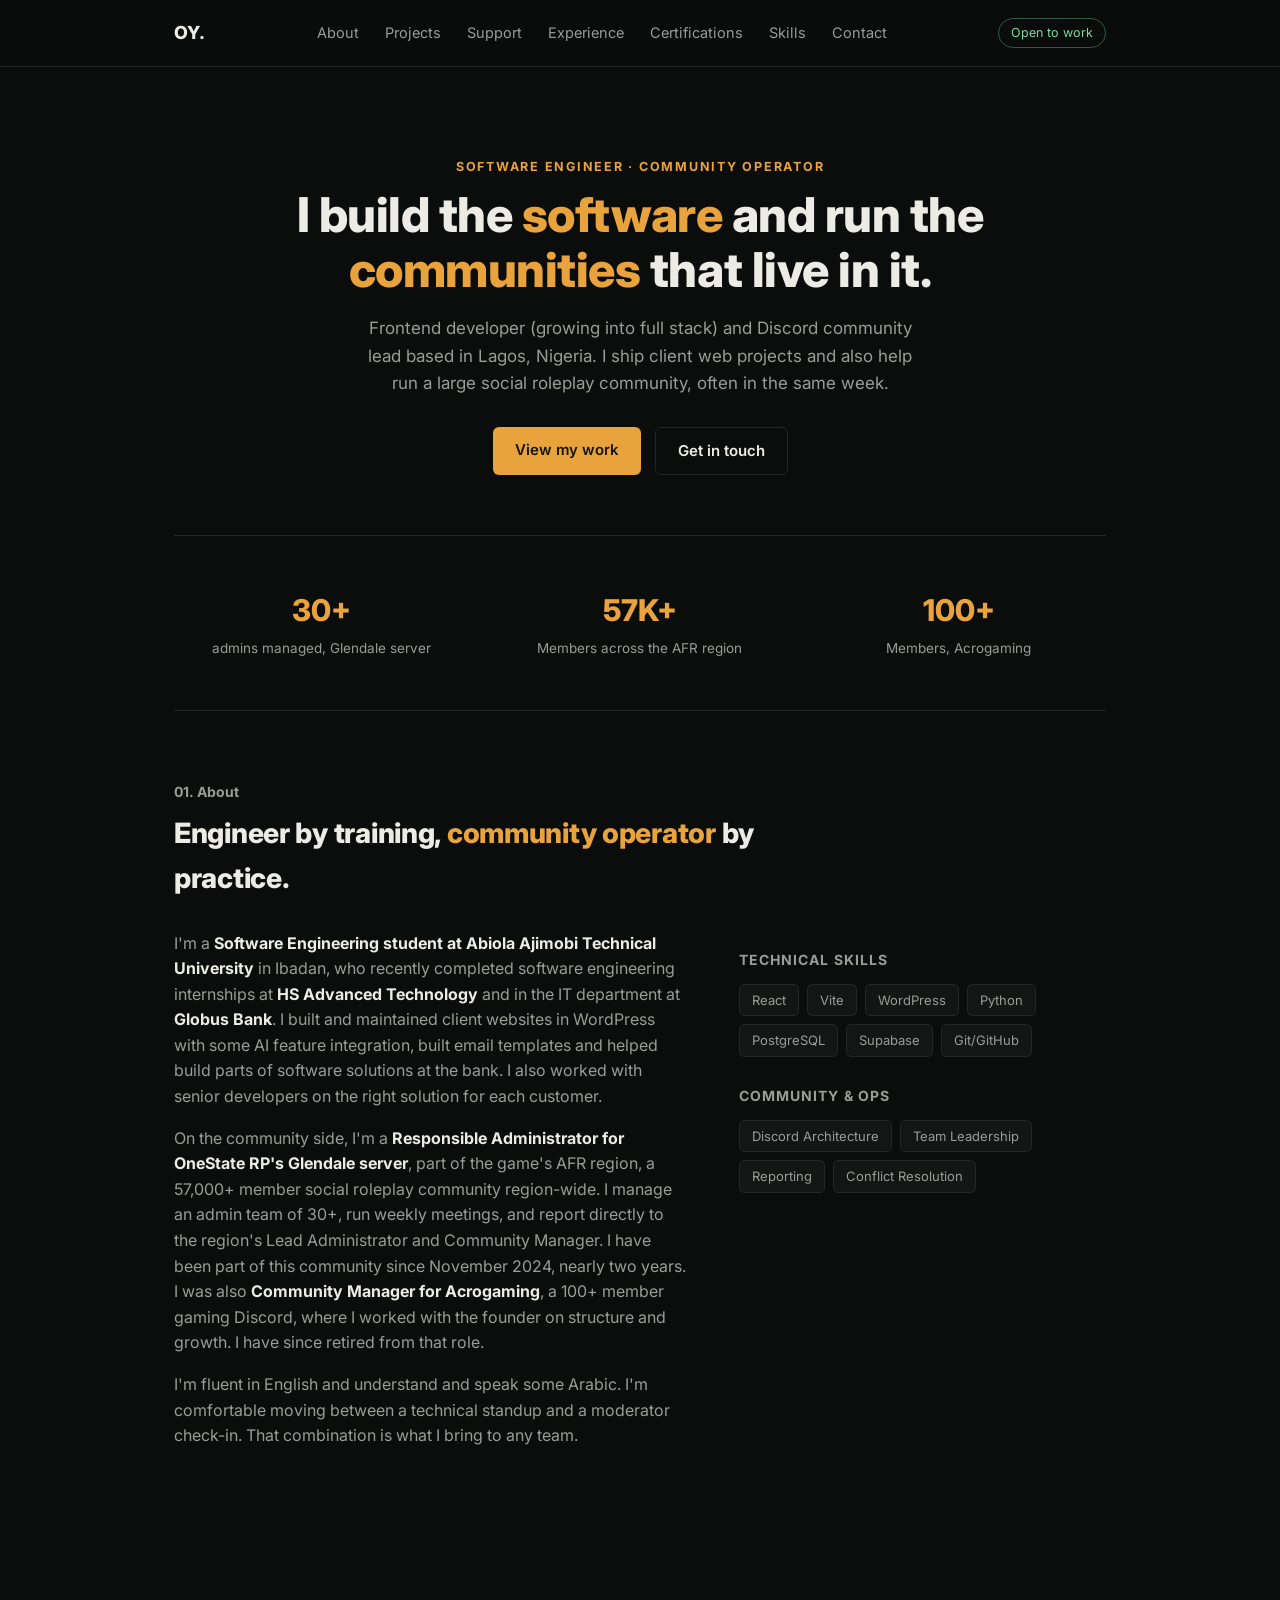
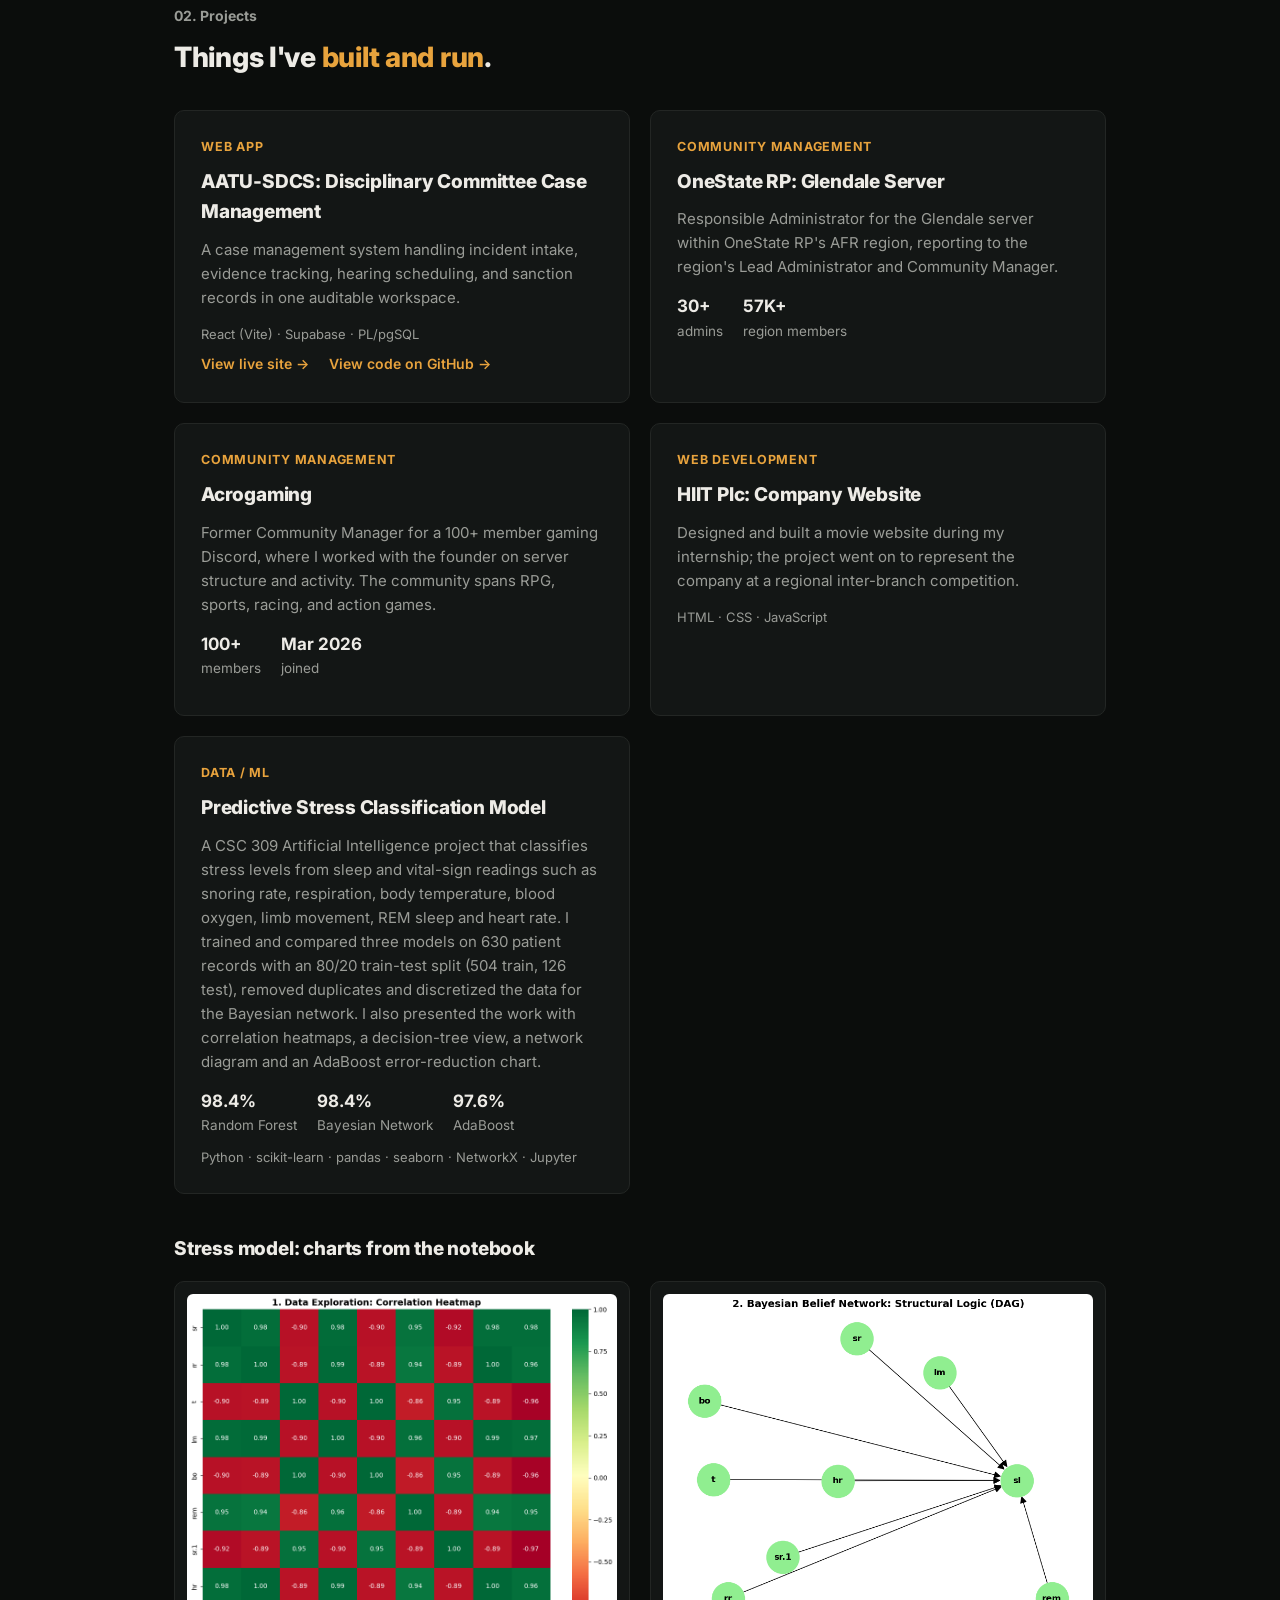
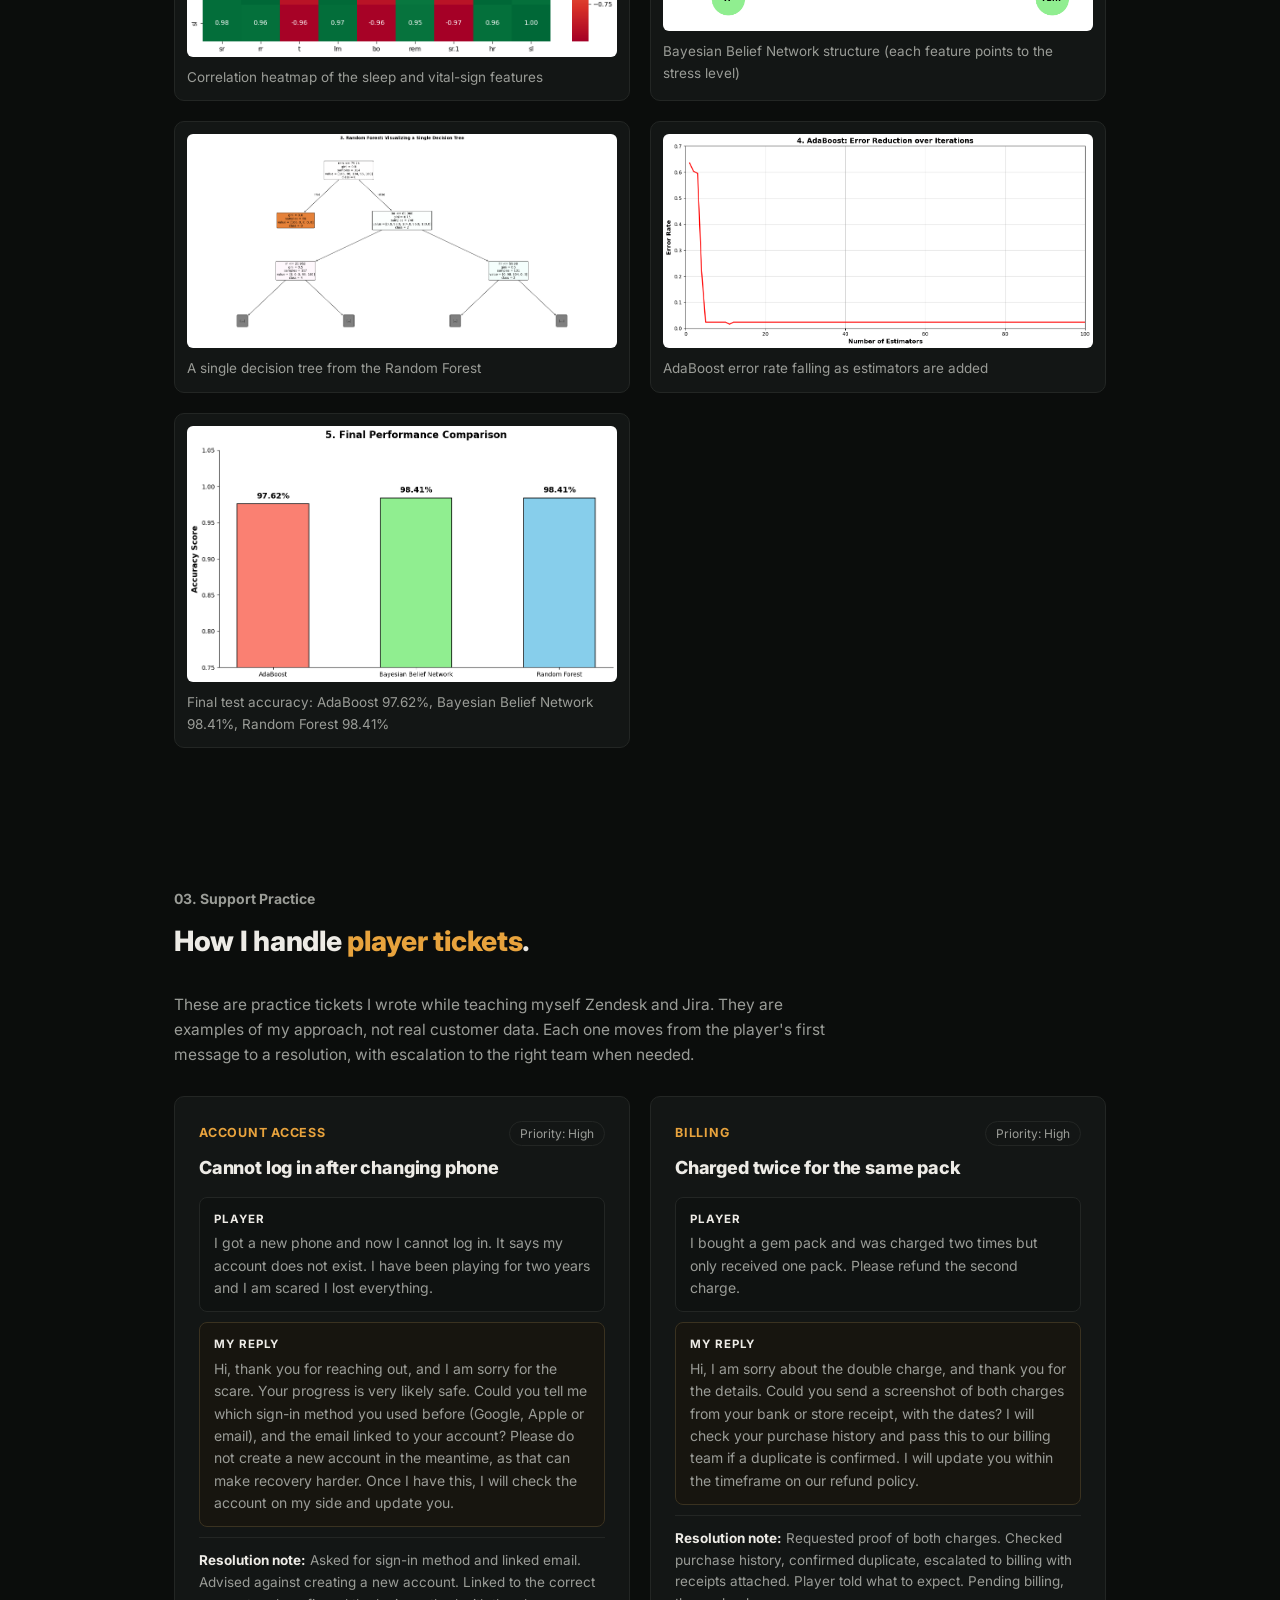
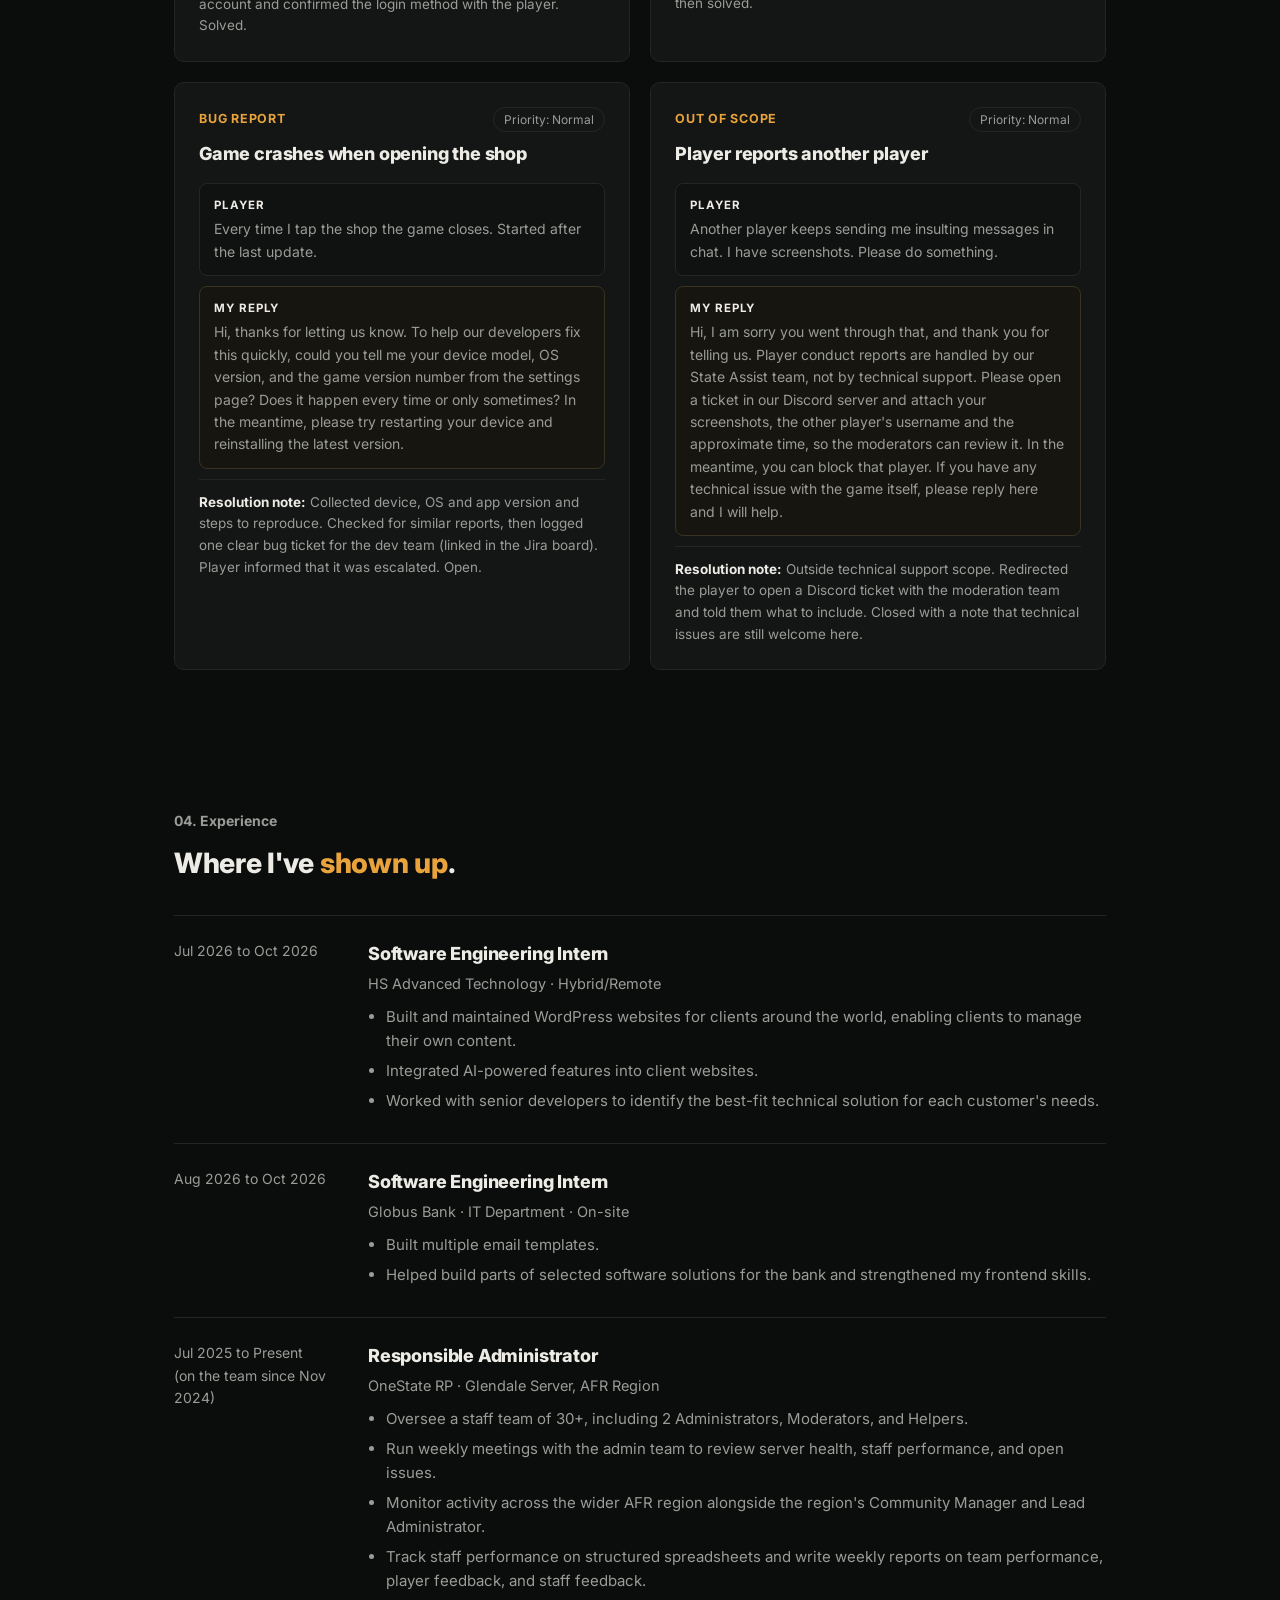
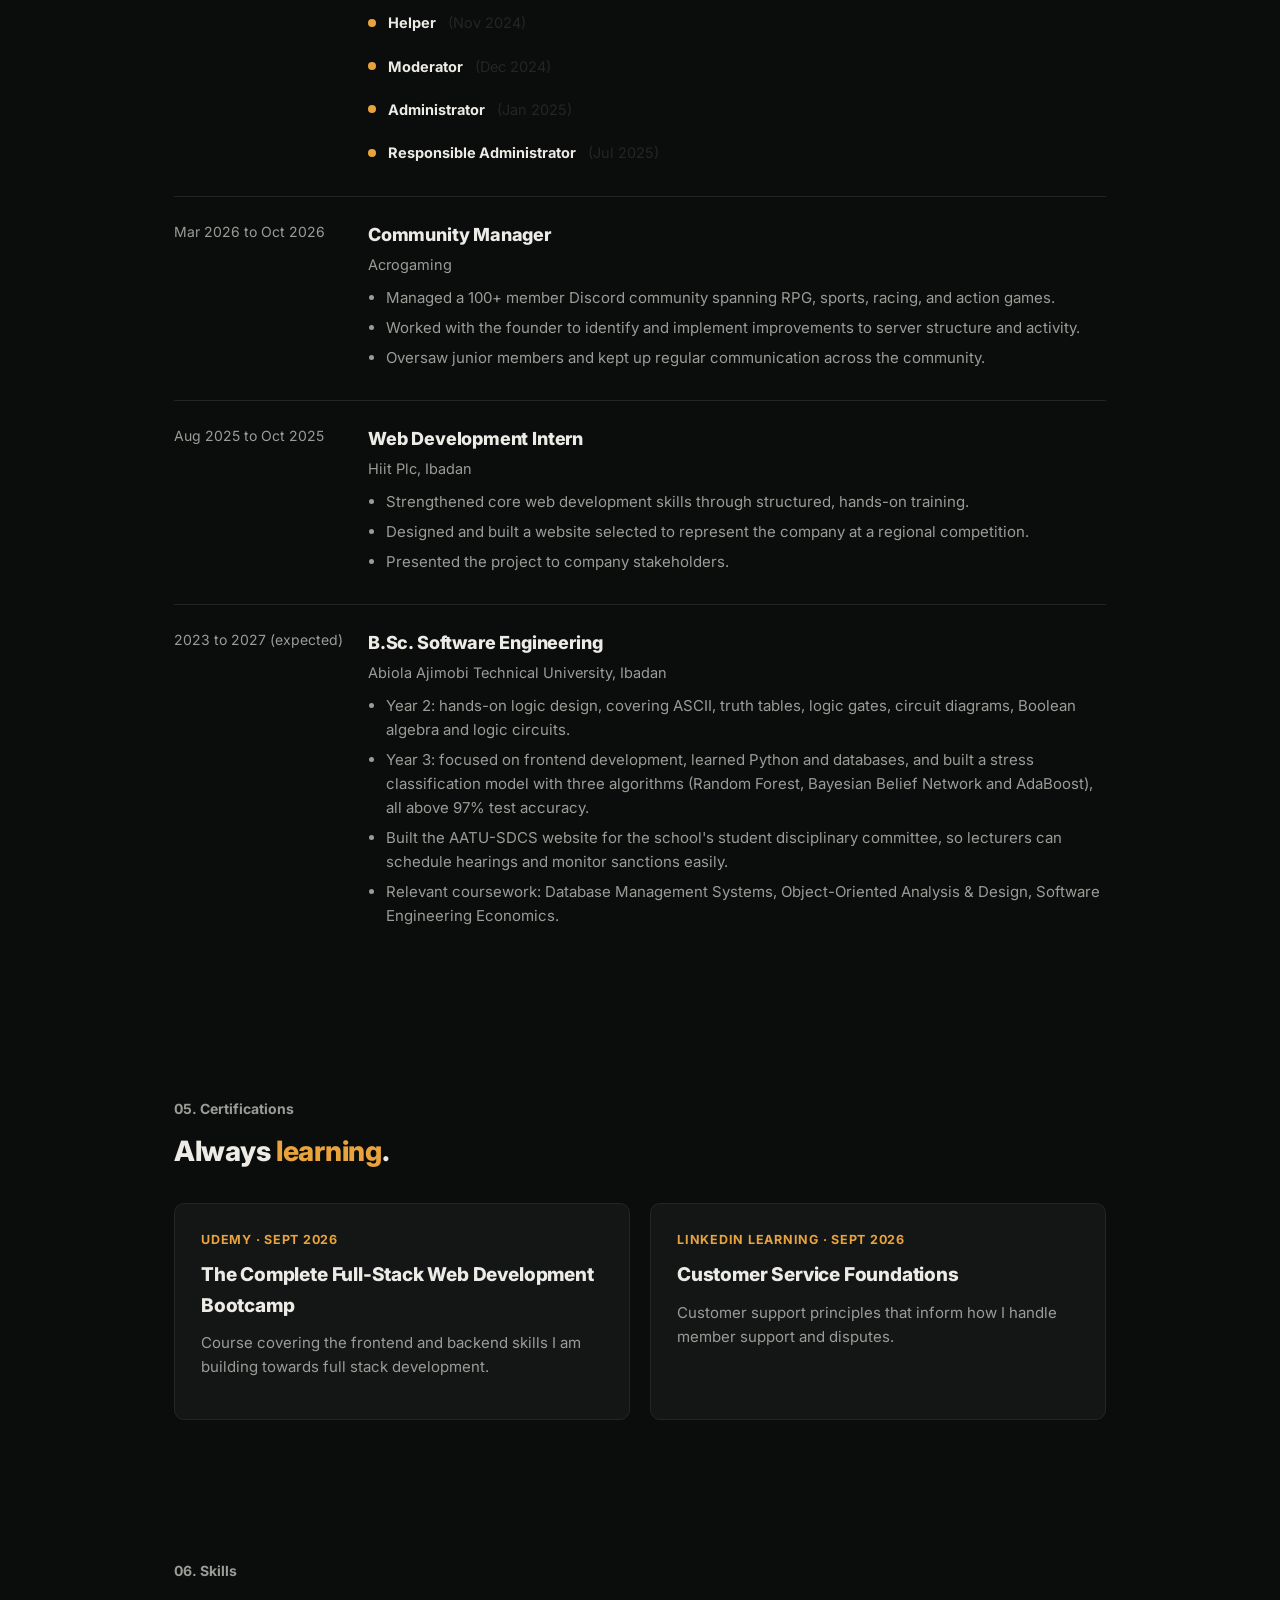
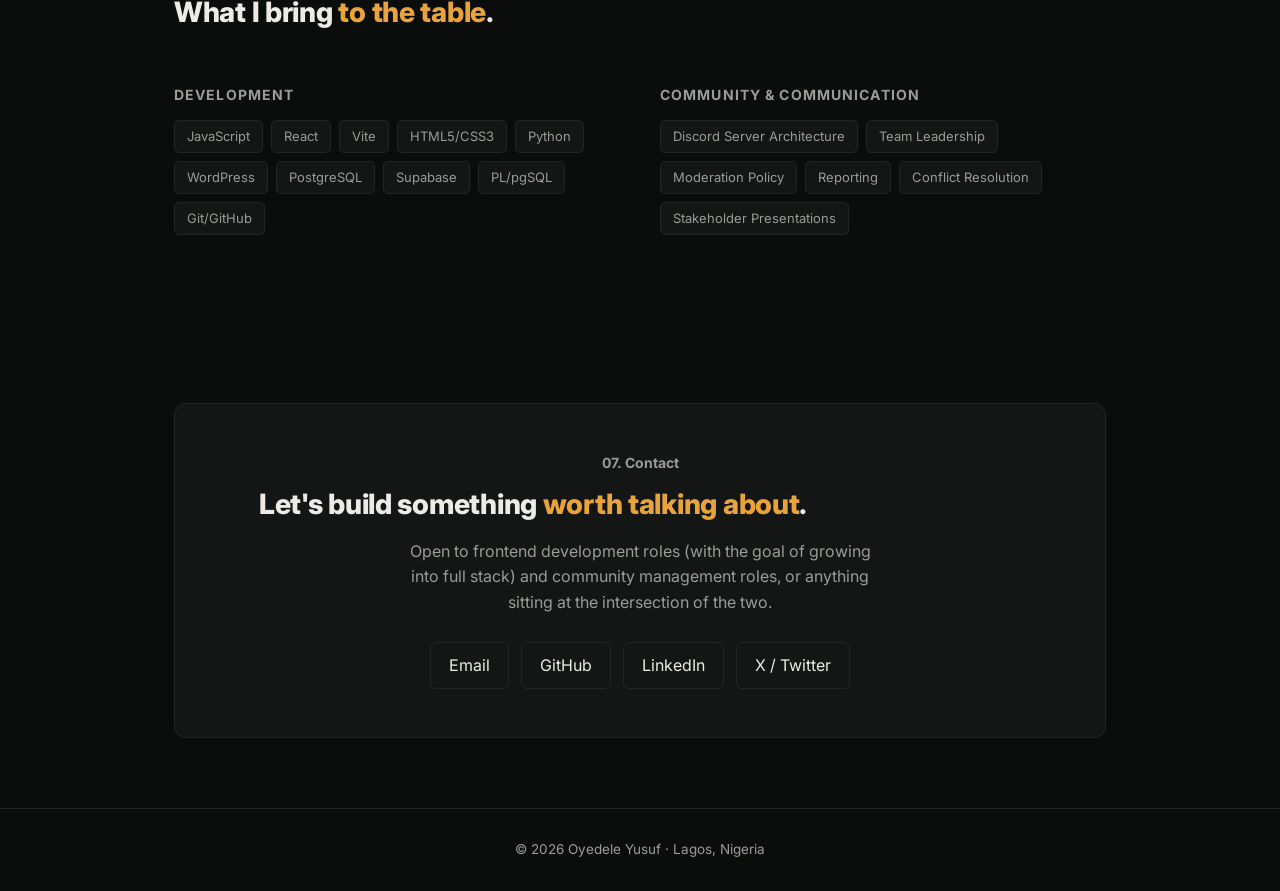
<file: index.html>
<!DOCTYPE html>
<html lang="en">
<head>
<meta charset="UTF-8" />
<meta name="viewport" content="width=device-width, initial-scale=1.0" />
<title>Oyedele Yusuf Portfolio</title>
<meta name="description" content="Oyedele Yusuf: Software Engineer and Community Operator. Frontend developer growing into full stack, Responsible Administrator at OneState RP, former Community Manager at Acrogaming." />
<link rel="preconnect" href="https://fonts.googleapis.com">
<link href="https://fonts.googleapis.com/css2?family=Inter:wght@400;500;600;700;800&display=swap" rel="stylesheet">
<link rel="stylesheet" href="style.css">
</head>
<body>


<nav>
  <div class="wrap">
    <span class="logo">OY.</span>
    <ul>
      <li><a href="#about">About</a></li>
      <li><a href="#projects">Projects</a></li>
      <li><a href="#support">Support</a></li>
      <li><a href="#experience">Experience</a></li>
      <li><a href="#certifications">Certifications</a></li>
      <li><a href="#skills">Skills</a></li>
      <li><a href="#contact">Contact</a></li>
    </ul>
    <span class="status-pill">Open to work</span>
  </div>
</nav>

<div class="hero wrap">
  <div class="eyebrow">Software Engineer · Community Operator</div>
  <h1>I build the <em>software</em> and run the <em>communities</em> that live in it.</h1>
  <p>Frontend developer (growing into full stack) and Discord community lead based in Lagos, Nigeria. I ship client web projects and also help run a large social roleplay community, often in the same week.</p>
  <div class="hero-cta">
    <a class="btn btn-solid" href="#projects">View my work</a>
    <a class="btn btn-outline" href="#contact">Get in touch</a>
  </div>
</div>

<div class="wrap">
  <div class="stat-strip">
    <div><div class="num">30+</div><div class="label">admins managed, Glendale server</div></div>
    <div><div class="num">57K+</div><div class="label">Members across the AFR region</div></div>
    <div><div class="num">100+</div><div class="label">Members, Acrogaming</div></div>
  </div>
</div>

<div class="wrap">

  <section id="about">
    <div class="section-num">01. About</div>
    <h2>Engineer by training, <em>community operator</em> by practice.</h2>
    <div class="about-grid">
      <div>
        <p>I'm a <strong>Software Engineering student at Abiola Ajimobi Technical University</strong> in Ibadan, who recently completed software engineering internships at <strong>HS Advanced Technology</strong> and in the IT department at <strong>Globus Bank</strong>. I built and maintained client websites in WordPress with some AI feature integration, built email templates and helped build parts of software solutions at the bank. I also worked with senior developers on the right solution for each customer.</p>
        <p>On the community side, I'm a <strong>Responsible Administrator for OneState RP's Glendale server</strong>, part of the game's AFR region, a 57,000+ member social roleplay community region-wide. I manage an admin team of 30+, run weekly meetings, and report directly to the region's Lead Administrator and Community Manager. I have been part of this community since November 2024, nearly two years. I was also <strong>Community Manager for Acrogaming</strong>, a 100+ member gaming Discord, where I worked with the founder on structure and growth. I have since retired from that role.</p>
        <p>I'm fluent in English and understand and speak some Arabic. I'm comfortable moving between a technical standup and a moderator check-in. That combination is what I bring to any team.</p>
      </div>
      <div class="side-block">
        <h4>Technical Skills</h4>
        <div class="tag-row">
          <span class="tag">React</span><span class="tag">Vite</span>
          <span class="tag">WordPress</span><span class="tag">Python</span><span class="tag">PostgreSQL</span>
          <span class="tag">Supabase</span><span class="tag">Git/GitHub</span>
        </div>
        <h4>Community &amp; Ops</h4>
        <div class="tag-row">
          <span class="tag">Discord Architecture</span><span class="tag">Team Leadership</span>
          <span class="tag">Reporting</span><span class="tag">Conflict Resolution</span>
        </div>
      </div>
    </div>
  </section>

  <section id="projects">
    <div class="section-num">02. Projects</div>
    <h2>Things I've <em>built and run</em>.</h2>
    <div class="card-grid">
      <div class="card">
        <div class="kicker">Web app</div>
        <h3>AATU-SDCS: Disciplinary Committee Case Management</h3>
        <p>A case management system handling incident intake, evidence tracking, hearing scheduling, and sanction records in one auditable workspace.</p>
        <div class="stack">React (Vite) · Supabase · PL/pgSQL</div>
        <a class="view" href="https://aatu-sdcs.vercel.app/" target="_blank" rel="noopener">View live site →</a>
        <a class="view" href="https://github.com/Dprince77/AATU-SDCS" target="_blank" rel="noopener">View code on GitHub →</a>
      </div>
      <div class="card">
        <div class="kicker">Community management</div>
        <h3>OneState RP: Glendale Server</h3>
        <p>Responsible Administrator for the Glendale server within OneState RP's AFR region, reporting to the region's Lead Administrator and Community Manager.</p>
        <div class="meta-row"><div><b>30+</b>admins</div><div><b>57K+</b>region members</div></div>
      </div>
      <div class="card">
        <div class="kicker">Community management</div>
        <h3>Acrogaming</h3>
        <p>Former Community Manager for a 100+ member gaming Discord, where I worked with the founder on server structure and activity. The community spans RPG, sports, racing, and action games.</p>
        <div class="meta-row"><div><b>100+</b>members</div><div><b>Mar 2026</b>joined</div></div>
      </div>
      <div class="card">
        <div class="kicker">Web development</div>
        <h3>HIIT Plc: Company Website</h3>
        <p>Designed and built a movie website during my internship; the project went on to represent the company at a regional inter-branch competition.</p>
        <div class="stack">HTML · CSS · JavaScript</div>
      </div>
      <div class="card">
        <div class="kicker">Data / ML</div>
        <h3>Predictive Stress Classification Model</h3>
        <p>A CSC 309 Artificial Intelligence project that classifies stress levels from sleep and vital-sign readings such as snoring rate, respiration, body temperature, blood oxygen, limb movement, REM sleep and heart rate. I trained and compared three models on 630 patient records with an 80/20 train-test split (504 train, 126 test), removed duplicates and discretized the data for the Bayesian network. I also presented the work with correlation heatmaps, a decision-tree view, a network diagram and an AdaBoost error-reduction chart.</p>
        <div class="meta-row"><div><b>98.4%</b>Random Forest</div><div><b>98.4%</b>Bayesian Network</div><div><b>97.6%</b>AdaBoost</div></div>
        <div class="stack">Python · scikit-learn · pandas · seaborn · NetworkX · Jupyter</div>
      </div>
    </div>
    <h3 class="gallery-title">Stress model: charts from the notebook</h3>
    <div class="gallery">
      <a class="shot" href="images/model_1.png" target="_blank" rel="noopener"><img src="images/model_1.png" alt="Correlation heatmap of the sleep and vital-sign features" loading="lazy"><span>Correlation heatmap of the sleep and vital-sign features</span></a>
      <a class="shot" href="images/model_2.png" target="_blank" rel="noopener"><img src="images/model_2.png" alt="Bayesian Belief Network structure (each feature points to the stress level)" loading="lazy"><span>Bayesian Belief Network structure (each feature points to the stress level)</span></a>
      <a class="shot" href="images/model_3.png" target="_blank" rel="noopener"><img src="images/model_3.png" alt="A single decision tree from the Random Forest" loading="lazy"><span>A single decision tree from the Random Forest</span></a>
      <a class="shot" href="images/model_4.png" target="_blank" rel="noopener"><img src="images/model_4.png" alt="AdaBoost error rate falling as estimators are added" loading="lazy"><span>AdaBoost error rate falling as estimators are added</span></a>
      <a class="shot" href="images/model_5.png" target="_blank" rel="noopener"><img src="images/model_5.png" alt="Final test accuracy: AdaBoost 97.62%, Bayesian Belief Network 98.41%, Random Forest 98.41%" loading="lazy"><span>Final test accuracy: AdaBoost 97.62%, Bayesian Belief Network 98.41%, Random Forest 98.41%</span></a>
    </div>
  </section>

  <section id="support">
    <div class="section-num">03. Support Practice</div>
    <h2>How I handle <em>player tickets</em>.</h2>
    <p class="section-intro">These are practice tickets I wrote while teaching myself Zendesk and Jira. They are examples of my approach, not real customer data. Each one moves from the player's first message to a resolution, with escalation to the right team when needed.</p>
    <div class="ticket-grid">
      <div class="ticket">
        <div class="ticket-head"><span class="kicker">Account access</span><span class="prio">Priority: High</span></div>
        <h3>Cannot log in after changing phone</h3>
        <div class="msg player"><b>Player</b>I got a new phone and now I cannot log in. It says my account does not exist. I have been playing for two years and I am scared I lost everything.</div>
        <div class="msg agent"><b>My reply</b>Hi, thank you for reaching out, and I am sorry for the scare. Your progress is very likely safe. Could you tell me which sign-in method you used before (Google, Apple or email), and the email linked to your account? Please do not create a new account in the meantime, as that can make recovery harder. Once I have this, I will check the account on my side and update you.</div>
        <div class="resolution"><b>Resolution note:</b> Asked for sign-in method and linked email. Advised against creating a new account. Linked to the correct account and confirmed the login method with the player. Solved.</div>
      </div>
      <div class="ticket">
        <div class="ticket-head"><span class="kicker">Billing</span><span class="prio">Priority: High</span></div>
        <h3>Charged twice for the same pack</h3>
        <div class="msg player"><b>Player</b>I bought a gem pack and was charged two times but only received one pack. Please refund the second charge.</div>
        <div class="msg agent"><b>My reply</b>Hi, I am sorry about the double charge, and thank you for the details. Could you send a screenshot of both charges from your bank or store receipt, with the dates? I will check your purchase history and pass this to our billing team if a duplicate is confirmed. I will update you within the timeframe on our refund policy.</div>
        <div class="resolution"><b>Resolution note:</b> Requested proof of both charges. Checked purchase history, confirmed duplicate, escalated to billing with receipts attached. Player told what to expect. Pending billing, then solved.</div>
      </div>
      <div class="ticket">
        <div class="ticket-head"><span class="kicker">Bug report</span><span class="prio">Priority: Normal</span></div>
        <h3>Game crashes when opening the shop</h3>
        <div class="msg player"><b>Player</b>Every time I tap the shop the game closes. Started after the last update.</div>
        <div class="msg agent"><b>My reply</b>Hi, thanks for letting us know. To help our developers fix this quickly, could you tell me your device model, OS version, and the game version number from the settings page? Does it happen every time or only sometimes? In the meantime, please try restarting your device and reinstalling the latest version.</div>
        <div class="resolution"><b>Resolution note:</b> Collected device, OS and app version and steps to reproduce. Checked for similar reports, then logged one clear bug ticket for the dev team (linked in the Jira board). Player informed that it was escalated. Open.</div>
      </div>
      <div class="ticket">
        <div class="ticket-head"><span class="kicker">Out of scope</span><span class="prio">Priority: Normal</span></div>
        <h3>Player reports another player</h3>
        <div class="msg player"><b>Player</b>Another player keeps sending me insulting messages in chat. I have screenshots. Please do something.</div>
        <div class="msg agent"><b>My reply</b>Hi, I am sorry you went through that, and thank you for telling us. Player conduct reports are handled by our State Assist team, not by technical support. Please open a ticket in our Discord server and attach your screenshots, the other player's username and the approximate time, so the moderators can review it. In the meantime, you can block that player. If you have any technical issue with the game itself, please reply here and I will help.</div>
        <div class="resolution"><b>Resolution note:</b> Outside technical support scope. Redirected the player to open a Discord ticket with the moderation team and told them what to include. Closed with a note that technical issues are still welcome here.</div>
      </div>
    </div>
  </section>

  <section id="experience">
    <div class="section-num">04. Experience</div>
    <h2>Where I've <em>shown up</em>.</h2>

    <div class="timeline-item">
      <div class="when">Jul 2026 to Oct 2026</div>
      <div>
        <h3>Software Engineering Intern</h3>
        <div class="org">HS Advanced Technology · Hybrid/Remote</div>
        <ul>
          <li>Built and maintained WordPress websites for clients around the world, enabling clients to manage their own content.</li>
          <li>Integrated AI-powered features into client websites.</li>
          <li>Worked with senior developers to identify the best-fit technical solution for each customer's needs.</li>
        </ul>
      </div>
    </div>

    <div class="timeline-item">
      <div class="when">Aug 2026 to Oct 2026</div>
      <div>
        <h3>Software Engineering Intern</h3>
        <div class="org">Globus Bank · IT Department · On-site</div>
        <ul>
          <li>Built multiple email templates.</li>
          <li>Helped build parts of selected software solutions for the bank and strengthened my frontend skills.</li>
        </ul>
      </div>
    </div>

    <div class="timeline-item">
      <div class="when">Jul 2025 to Present<br>(on the team since Nov 2024)</div>
      <div>
        <h3>Responsible Administrator</h3>
        <div class="org">OneState RP · Glendale Server, AFR Region</div>
        <ul>
          <li>Oversee a staff team of 30+, including 2 Administrators, Moderators, and Helpers.</li>
          <li>Run weekly meetings with the admin team to review server health, staff performance, and open issues.</li>
          <li>Monitor activity across the wider AFR region alongside the region's Community Manager and Lead Administrator.</li>
          <li>Track staff performance on structured spreadsheets and write weekly reports on team performance, player feedback, and staff feedback.</li>
        </ul>
        <div class="promo-track">
          <div class="promo-step"><span class="dot"></span><b>Helper</b> <span class="arrow">(Nov 2024)</span></div>
          <div class="promo-step"><span class="dot"></span><b>Moderator</b> <span class="arrow">(Dec 2024)</span></div>
          <div class="promo-step"><span class="dot"></span><b>Administrator</b> <span class="arrow">(Jan 2025)</span></div>
          <div class="promo-step"><span class="dot"></span><b>Responsible Administrator</b> <span class="arrow">(Jul 2025)</span></div>
        </div>
      </div>
    </div>

    <div class="timeline-item">
      <div class="when">Mar 2026 to Oct 2026</div>
      <div>
        <h3>Community Manager</h3>
        <div class="org">Acrogaming</div>
        <ul>
          <li>Managed a 100+ member Discord community spanning RPG, sports, racing, and action games.</li>
          <li>Worked with the founder to identify and implement improvements to server structure and activity.</li>
          <li>Oversaw junior members and kept up regular communication across the community.</li>
        </ul>
      </div>
    </div>

    <div class="timeline-item">
      <div class="when">Aug 2025 to Oct 2025</div>
      <div>
        <h3>Web Development Intern</h3>
        <div class="org">Hiit Plc, Ibadan</div>
        <ul>
          <li>Strengthened core web development skills through structured, hands-on training.</li>
          <li>Designed and built a website selected to represent the company at a regional competition.</li>
          <li>Presented the project to company stakeholders.</li>
        </ul>
      </div>
    </div>

    <div class="timeline-item">
      <div class="when">2023 to 2027 (expected)</div>
      <div>
        <h3>B.Sc. Software Engineering</h3>
        <div class="org">Abiola Ajimobi Technical University, Ibadan</div>
        <ul>
          <li>Year 2: hands-on logic design, covering ASCII, truth tables, logic gates, circuit diagrams, Boolean algebra and logic circuits.</li>
          <li>Year 3: focused on frontend development, learned Python and databases, and built a stress classification model with three algorithms (Random Forest, Bayesian Belief Network and AdaBoost), all above 97% test accuracy.</li>
          <li>Built the AATU-SDCS website for the school's student disciplinary committee, so lecturers can schedule hearings and monitor sanctions easily.</li>
          <li>Relevant coursework: Database Management Systems, Object-Oriented Analysis &amp; Design, Software Engineering Economics.</li>
        </ul>
      </div>
    </div>
  </section>

  <section id="certifications">
    <div class="section-num">05. Certifications</div>
    <h2>Always <em>learning</em>.</h2>
    <div class="card-grid">
      <div class="card">
        <div class="kicker">Udemy · Sept 2026</div>
        <h3>The Complete Full-Stack Web Development Bootcamp</h3>
        <p>Course covering the frontend and backend skills I am building towards full stack development.</p>
      </div>
      <div class="card">
        <div class="kicker">LinkedIn Learning · Sept 2026</div>
        <h3>Customer Service Foundations</h3>
        <p>Customer support principles that inform how I handle member support and disputes.</p>
      </div>
    </div>
  </section>

  <section id="skills">
    <div class="section-num">06. Skills</div>
    <h2>What I bring <em>to the table</em>.</h2>
    <div class="skills-grid">
      <div>
        <h4>Development</h4>
        <div class="tag-row">
          <span class="tag">JavaScript</span><span class="tag">React</span>
          <span class="tag">Vite</span><span class="tag">HTML5/CSS3</span><span class="tag">Python</span>
          <span class="tag">WordPress</span><span class="tag">PostgreSQL</span><span class="tag">Supabase</span>
          <span class="tag">PL/pgSQL</span><span class="tag">Git/GitHub</span>
        </div>
      </div>
      <div>
        <h4>Community &amp; Communication</h4>
        <div class="tag-row">
          <span class="tag">Discord Server Architecture</span><span class="tag">Team Leadership</span>
          <span class="tag">Moderation Policy</span><span class="tag">Reporting</span>
          <span class="tag">Conflict Resolution</span><span class="tag">Stakeholder Presentations</span>
        </div>
      </div>
    </div>
  </section>

  <section id="contact">
    <div class="contact-box">
      <div class="section-num">07. Contact</div>
      <h2>Let's build something <em>worth talking about</em>.</h2>
      <p>Open to frontend development roles (with the goal of growing into full stack) and community management roles, or anything sitting at the intersection of the two.</p>
      <div class="contact-links">
        <a href="mailto:yusufoyedele7@gmail.com">Email</a>
        <a href="https://github.com/dprince77" target="_blank" rel="noopener">GitHub</a>
        <a href="https://www.linkedin.com/in/oyedele-yusuf-6a7b36302" target="_blank" rel="noopener">LinkedIn</a>
        <a href="https://x.com/yusuf45158639" target="_blank" rel="noopener">X / Twitter</a>
      </div>
    </div>
  </section>

</div>

<footer>© 2026 Oyedele Yusuf · Lagos, Nigeria</footer>

<script src="script.js" defer></script>
</body>
</html>
</file>
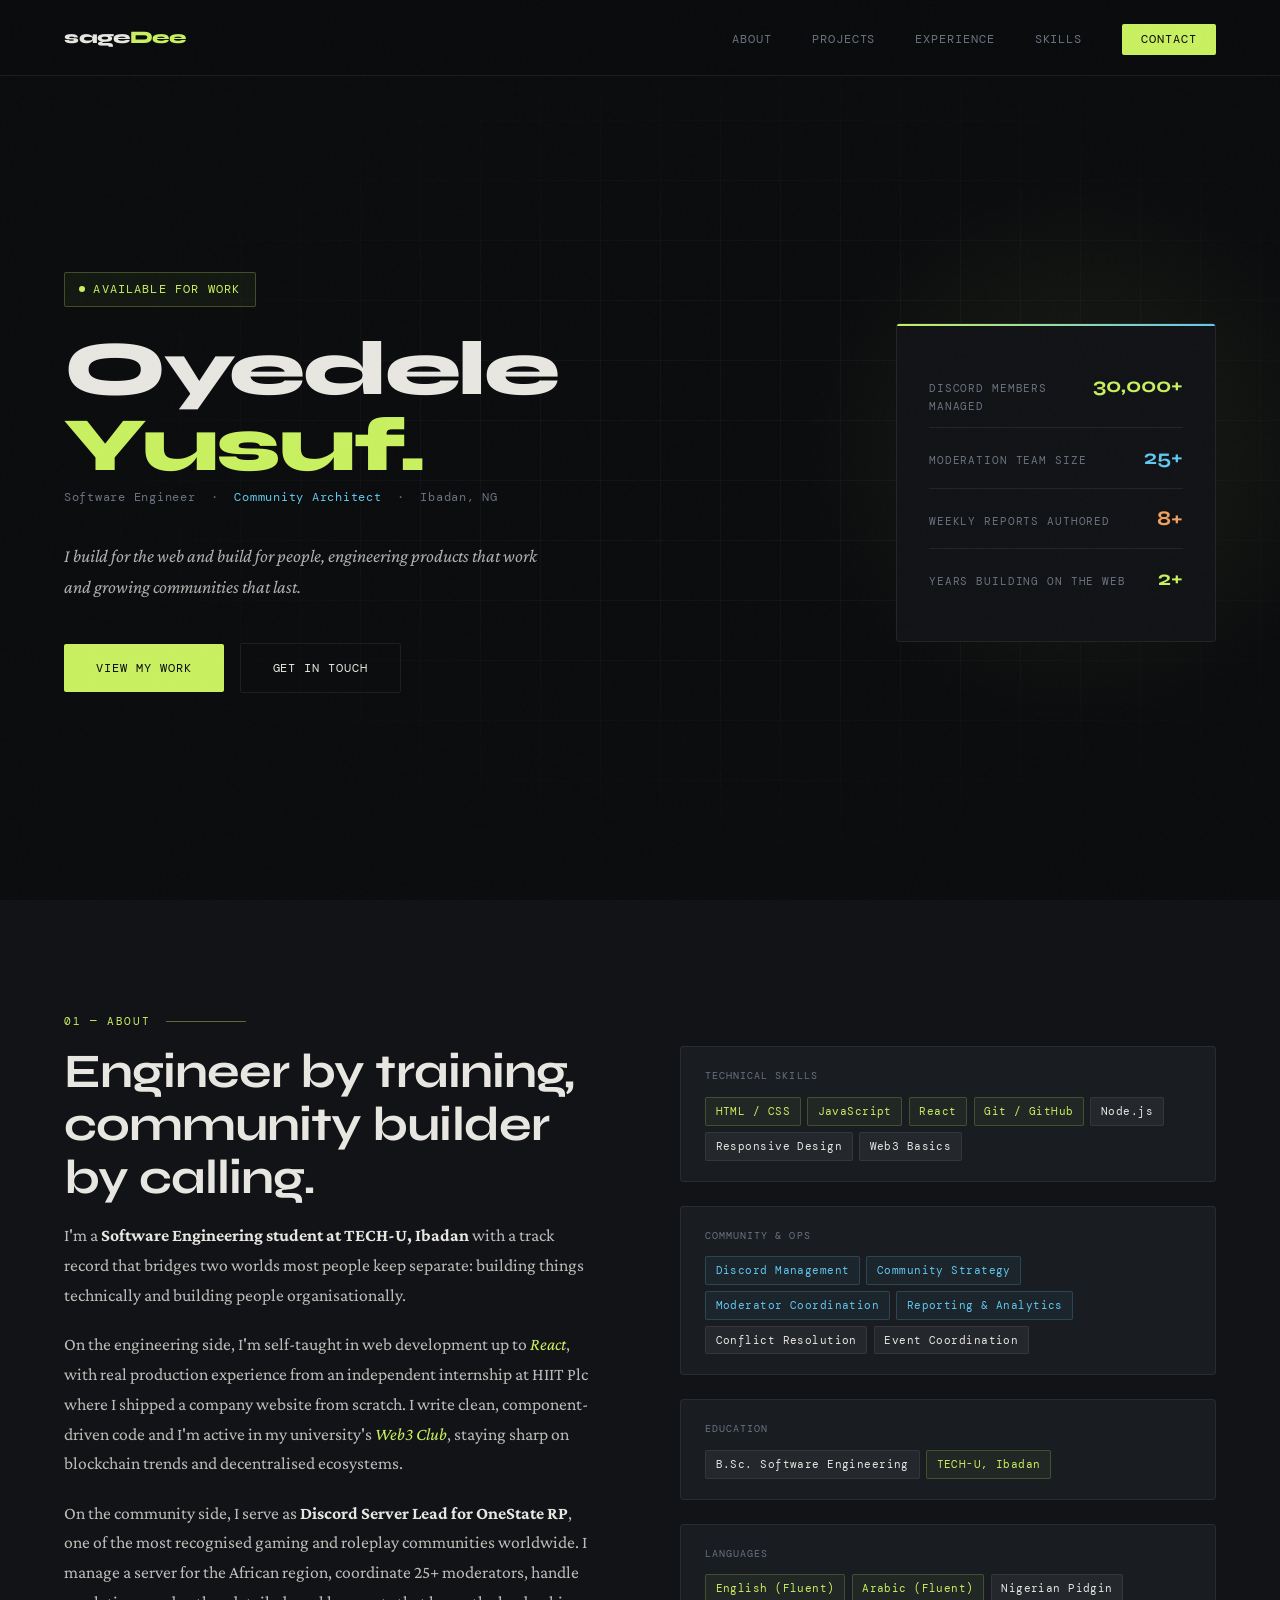
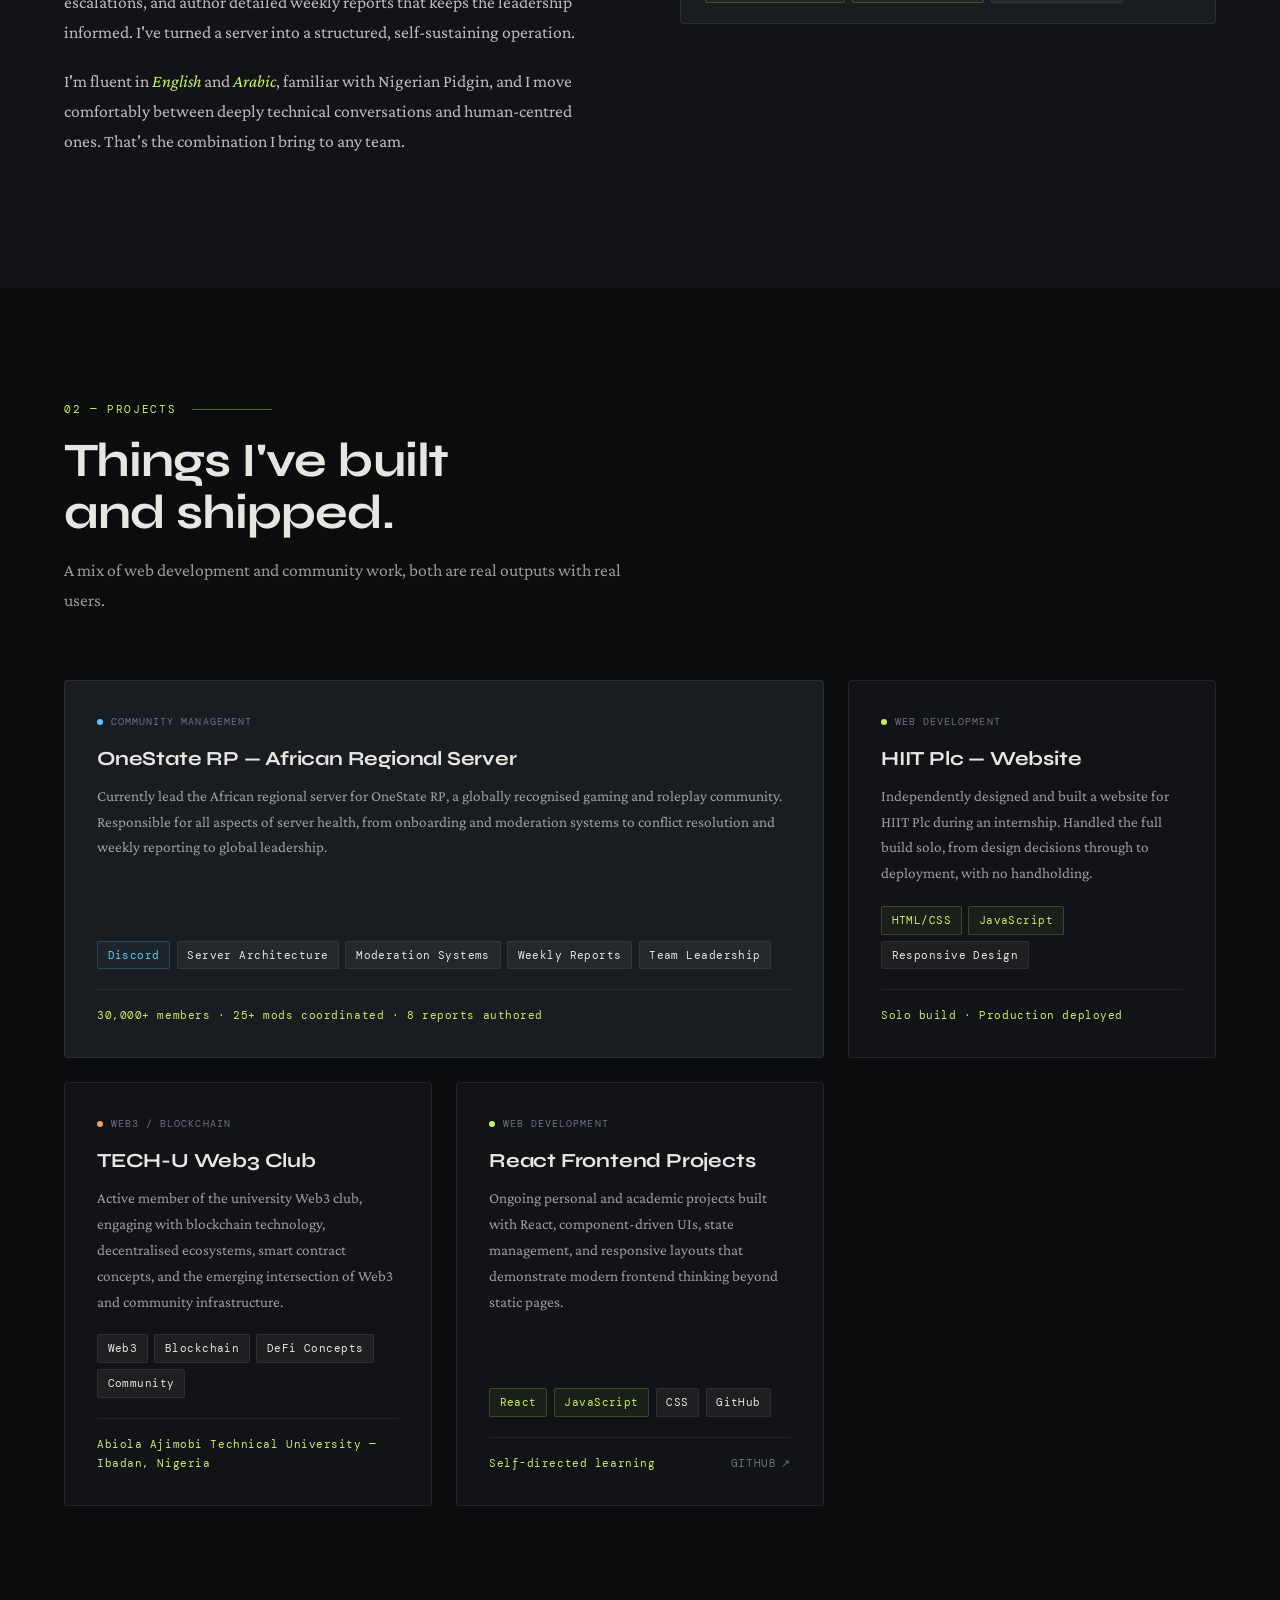
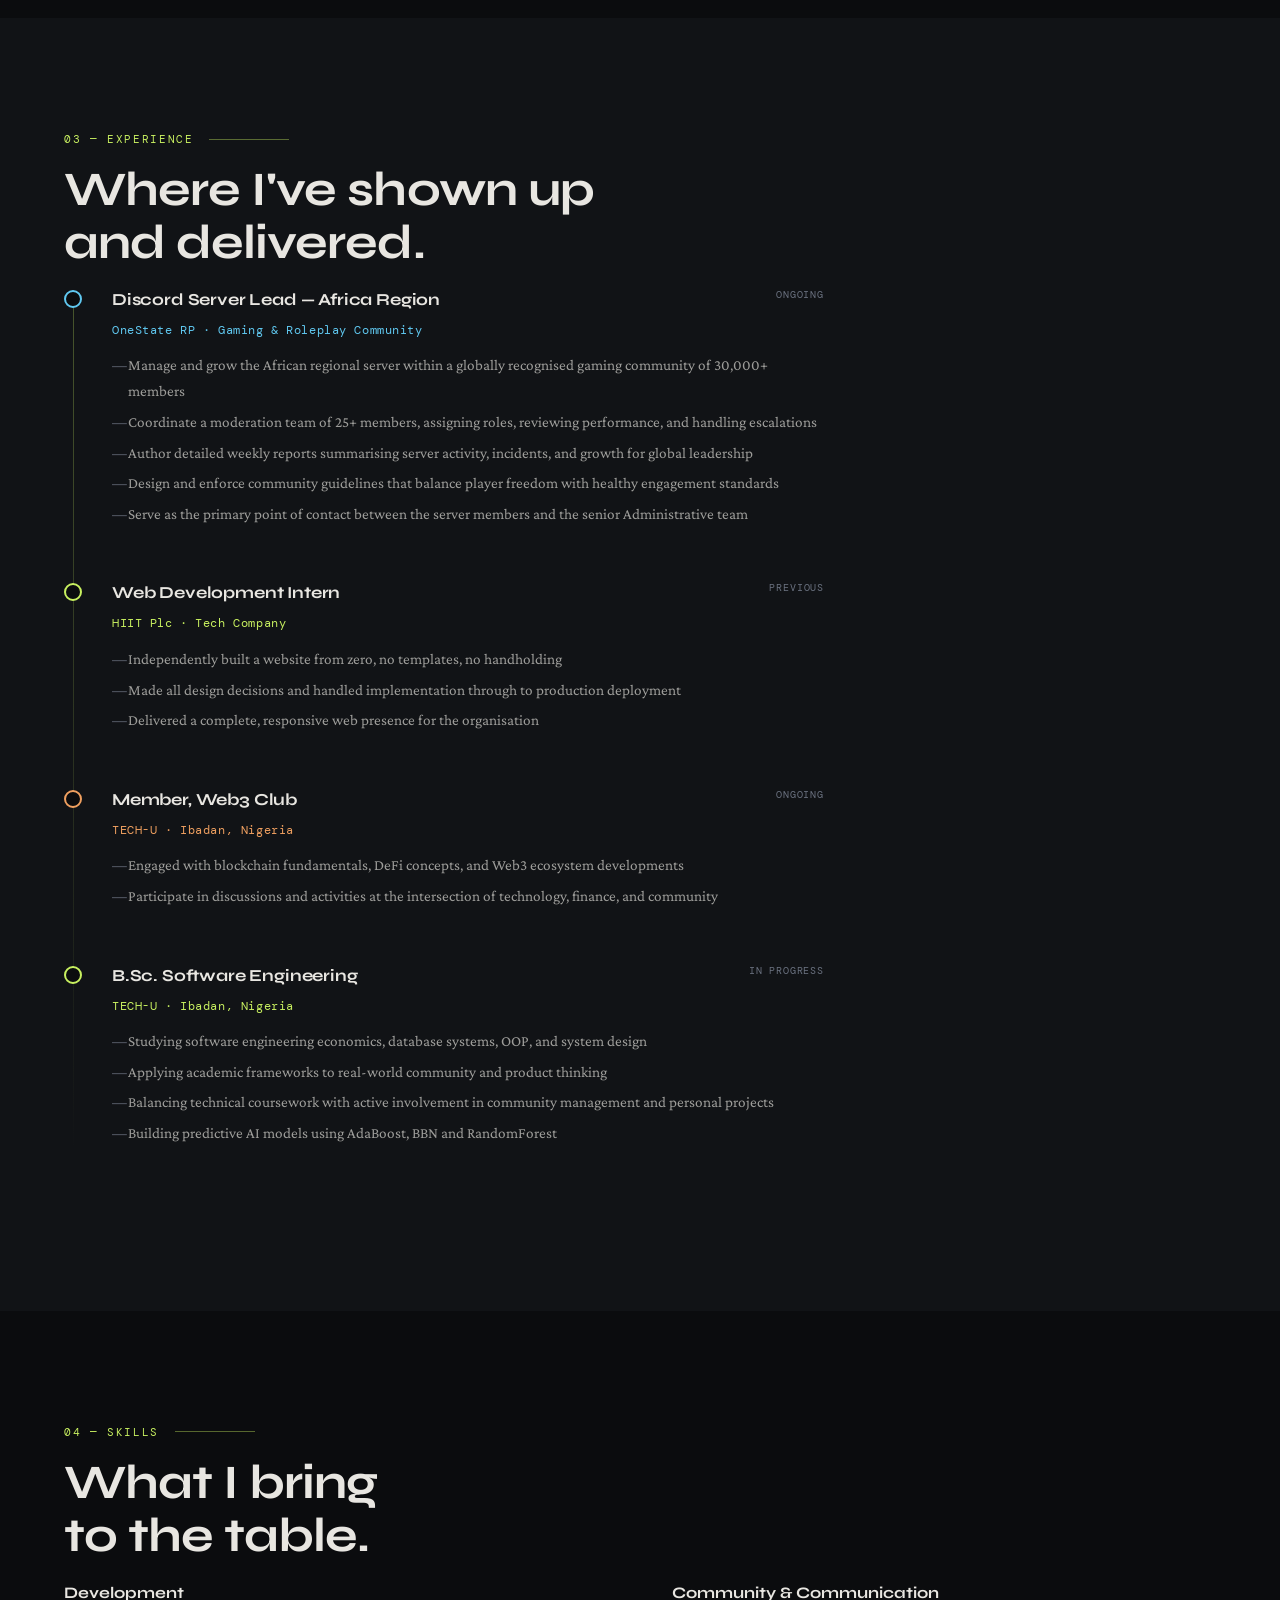
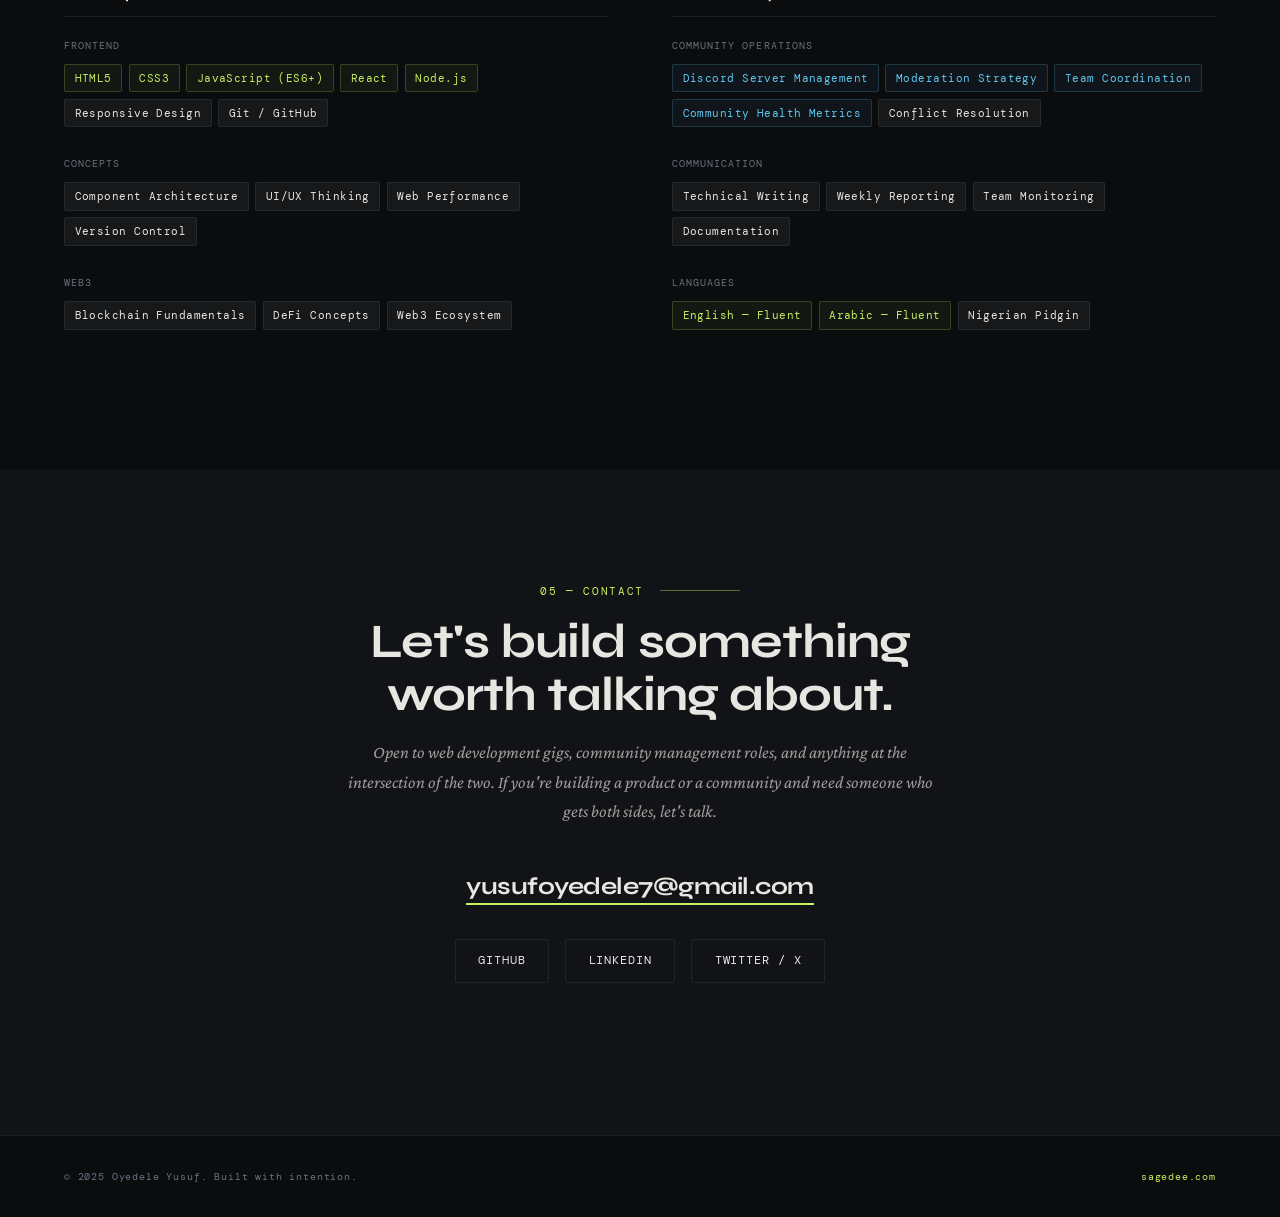
<file: Portfolio/index.html>
<!DOCTYPE html>
<html lang="en">
<head>
  <meta charset="UTF-8" />
  <meta name="viewport" content="width=device-width, initial-scale=1.0"/>
  <title>Oyedele Yusuf</title>
  <link rel="preconnect" href="https://fonts.googleapis.com">
  <link href="https://fonts.googleapis.com/css2?family=Syne:wght@400;500;600;700;800&family=DM+Mono:ital,wght@0,300;0,400;1,300&family=Crimson+Pro:ital,wght@0,300;0,400;1,300&display=swap" rel="stylesheet">
  <link rel="stylesheet" href="portfolio.css">
</head>
<body>

  <!-- NAV -->
  <nav>
    <a class="nav-logo" href="#hero">sage<span>Dee</span></a>
    <ul class="nav-links">
      <li><a href="#about">About</a></li>
      <li><a href="#projects">Projects</a></li>
      <li><a href="#experience">Experience</a></li>
      <li><a href="#skills">Skills</a></li>
      <li><a href="#contact" class="nav-cta">Contact</a></li>
    </ul>
  </nav>

  <!-- HERO -->
  <section id="hero">
    <div class="hero-bg-grid"></div>
    <div class="hero-glow"></div>

    <div class="hero-left">
      <div class="hero-tag">Available for work</div>
      <h1>
        Oyedele
        <span class="name-accent">Yusuf.</span>
      </h1>
      <p class="hero-subtitle">
        Software Engineer &nbsp;·&nbsp; <span>Community Architect</span> &nbsp;·&nbsp; Ibadan, NG
      </p>
      <p class="hero-desc">
        I build for the web and build for people, engineering products that work and growing communities that last.
      </p>
      <div class="hero-actions">
        <a href="#projects" class="btn-primary">View My Work</a>
        <a href="#contact" class="btn-ghost">Get in Touch</a>
      </div>
    </div>

    <div class="hero-right">
      <div class="hero-stats-card">
        <div class="stat-row">
          <span class="stat-label">Discord Members Managed</span>
          <span class="stat-value">30,000+</span>
        </div>
        <div class="stat-row">
          <span class="stat-label">Moderation Team Size</span>
          <span class="stat-value blue">25+</span>
        </div>
        <div class="stat-row">
          <span class="stat-label">Weekly Reports Authored</span>
          <span class="stat-value orange">8+</span>
        </div>
        <div class="stat-row">
          <span class="stat-label">Years Building on the Web</span>
          <span class="stat-value">2+</span>
        </div>
      </div>
    </div>
  </section>

  <!-- ABOUT -->
  <section id="about">
    <div class="section-label">01 — About</div>
    <div class="about-grid">
      <div class="about-body reveal">
        <h2>Engineer by training,<br>community builder by calling.</h2>
        <p>I'm a <strong>Software Engineering student at TECH-U, Ibadan</strong> with a track record that bridges two worlds most people keep separate: building things technically and building people organisationally.</p>
        <p>On the engineering side, I'm self-taught in web development up to <em>React</em>, with real production experience from an independent internship at HIIT Plc where I shipped a company website from scratch. I write clean, component-driven code and I'm active in my university's <em>Web3 Club</em>, staying sharp on blockchain trends and decentralised ecosystems.</p>
        <p>On the community side, I serve as <strong>Discord Server Lead for OneState RP</strong>, one of the most recognised gaming and roleplay communities worldwide. I manage a server for the African region, coordinate 25+ moderators, handle escalations, and author detailed weekly reports that keeps the leadership informed. I've turned a server into a structured, self-sustaining operation.</p>
        <p>I'm fluent in <em>English</em> and <em>Arabic</em>, familiar with Nigerian Pidgin, and I move comfortably between deeply technical conversations and human-centred ones. That's the combination I bring to any team.</p>
      </div>
      <div class="about-sidebar reveal">
        <div class="sidebar-block">
          <div class="sidebar-block-label">Technical Skills</div>
          <div class="tag-list">
            <span class="tag green">HTML / CSS</span>
            <span class="tag green">JavaScript</span>
            <span class="tag green">React</span>
            <span class="tag green">Git / GitHub</span>
            <span class="tag">Node.js</span>
            <span class="tag">Responsive Design</span>
            <span class="tag">Web3 Basics</span>
          </div>
        </div>
        <div class="sidebar-block">
          <div class="sidebar-block-label">Community & Ops</div>
          <div class="tag-list">
            <span class="tag blue">Discord Management</span>
            <span class="tag blue">Community Strategy</span>
            <span class="tag blue">Moderator Coordination</span>
            <span class="tag blue">Reporting & Analytics</span>
            <span class="tag">Conflict Resolution</span>
            <span class="tag">Event Coordination</span>
          </div>
        </div>
        <div class="sidebar-block">
          <div class="sidebar-block-label">Education</div>
          <div class="tag-list">
            <span class="tag">B.Sc. Software Engineering</span>
            <span class="tag green">TECH-U, Ibadan</span>
          </div>
        </div>
        <div class="sidebar-block">
          <div class="sidebar-block-label">Languages</div>
          <div class="tag-list">
            <span class="tag green">English (Fluent)</span>
            <span class="tag green">Arabic (Fluent)</span>
            <span class="tag">Nigerian Pidgin</span>
          </div>
        </div>
      </div>
    </div>
  </section>

  <!-- PROJECTS -->
  <section id="projects">
    <div class="section-label">02 — Projects</div>
    <h2>Things I've built<br>and shipped.</h2>
    <p class="section-intro">A mix of web development and community work, both are real outputs with real users.</p>

    <div class="projects-grid">

      <div class="project-card featured">
        <div class="project-type"><span class="type-dot blue"></span>Community Management</div>
        <h3>OneState RP — African Regional Server</h3>
        <p>Currently lead the African regional server for OneState RP, a globally recognised gaming and roleplay community. Responsible for all aspects of server health, from onboarding and moderation systems to conflict resolution and weekly reporting to global leadership.</p>
        <div class="project-meta">
          <span class="tag blue">Discord</span>
          <span class="tag">Server Architecture</span>
          <span class="tag">Moderation Systems</span>
          <span class="tag">Weekly Reports</span>
          <span class="tag">Team Leadership</span>
        </div>
        <div class="project-footer">
          <span class="project-impact">30,000+ members · 25+ mods coordinated · 8 reports authored</span>
        </div>
      </div>

      <div class="project-card">
        <div class="project-type"><span class="type-dot"></span>Web Development</div>
        <h3>HIIT Plc — Website</h3>
        <p>Independently designed and built a website for HIIT Plc during an internship. Handled the full build solo, from design decisions through to deployment, with no handholding.</p>
        <div class="project-meta">
          <span class="tag green">HTML/CSS</span>
          <span class="tag green">JavaScript</span>
          <span class="tag">Responsive Design</span>
        </div>
        <div class="project-footer">
          <span class="project-impact">Solo build · Production deployed</span>
        </div>
      </div>

      <div class="project-card">
        <div class="project-type"><span class="type-dot orange"></span>Web3 / Blockchain</div>
        <h3>TECH-U Web3 Club</h3>
        <p>Active member of the university Web3 club, engaging with blockchain technology, decentralised ecosystems, smart contract concepts, and the emerging intersection of Web3 and community infrastructure.</p>
        <div class="project-meta">
          <span class="tag">Web3</span>
          <span class="tag">Blockchain</span>
          <span class="tag orange">DeFi Concepts</span>
          <span class="tag">Community</span>
        </div>
        <div class="project-footer">
          <span class="project-impact">Abiola Ajimobi Technical University — Ibadan, Nigeria</span>
        </div>
      </div>

      <div class="project-card">
        <div class="project-type"><span class="type-dot"></span>Web Development</div>
        <h3>React Frontend Projects</h3>
        <p>Ongoing personal and academic projects built with React, component-driven UIs, state management, and responsive layouts that demonstrate modern frontend thinking beyond static pages.</p>
        <div class="project-meta">
          <span class="tag green">React</span>
          <span class="tag green">JavaScript</span>
          <span class="tag">CSS</span>
          <span class="tag">GitHub</span>
        </div>
        <div class="project-footer">
          <span class="project-impact">Self-directed learning</span>
          <a href="https://github.com" class="project-link" target="_blank">GitHub</a>
        </div>
      </div>

    </div>
  </section>

  <!-- EXPERIENCE -->
  <section id="experience">
    <div class="section-label">03 — Experience</div>
    <h2>Where I've shown up<br>and delivered.</h2>

    <div class="timeline">

      <div class="timeline-item">
        <div class="timeline-dot blue"></div>
        <div class="timeline-content">
          <div class="timeline-header">
            <span class="timeline-role">Discord Server Lead — Africa Region</span>
            <span class="timeline-date">Ongoing</span>
          </div>
          <div class="timeline-org blue">OneState RP · Gaming & Roleplay Community</div>
          <ul class="timeline-bullets">
            <li>Manage and grow the African regional server within a globally recognised gaming community of 30,000+ members</li>
            <li>Coordinate a moderation team of 25+ members, assigning roles, reviewing performance, and handling escalations</li>
            <li>Author detailed weekly reports summarising server activity, incidents, and growth for global leadership</li>
            <li>Design and enforce community guidelines that balance player freedom with healthy engagement standards</li>
            <li>Serve as the primary point of contact between the server members and the senior Administrative team</li>
          </ul>
        </div>
      </div>

      <div class="timeline-item">
        <div class="timeline-dot"></div>
        <div class="timeline-content">
          <div class="timeline-header">
            <span class="timeline-role">Web Development Intern</span>
            <span class="timeline-date">Previous</span>
          </div>
          <div class="timeline-org">HIIT Plc · Tech Company</div>
          <ul class="timeline-bullets">
            <li>Independently built a website from zero, no templates, no handholding</li>
            <li>Made all design decisions and handled implementation through to production deployment</li>
            <li>Delivered a complete, responsive web presence for the organisation</li>
          </ul>
        </div>
      </div>

      <div class="timeline-item">
        <div class="timeline-dot orange"></div>
        <div class="timeline-content">
          <div class="timeline-header">
            <span class="timeline-role">Member, Web3 Club</span>
            <span class="timeline-date">Ongoing</span>
          </div>
          <div class="timeline-org orange">TECH-U · Ibadan, Nigeria</div>
          <ul class="timeline-bullets">
            <li>Engaged with blockchain fundamentals, DeFi concepts, and Web3 ecosystem developments</li>
            <li>Participate in discussions and activities at the intersection of technology, finance, and community</li>
          </ul>
        </div>
      </div>

      <div class="timeline-item">
        <div class="timeline-dot"></div>
        <div class="timeline-content">
          <div class="timeline-header">
            <span class="timeline-role">B.Sc. Software Engineering</span>
            <span class="timeline-date">In Progress</span>
          </div>
          <div class="timeline-org">TECH-U · Ibadan, Nigeria</div>
          <ul class="timeline-bullets">
            <li>Studying software engineering economics, database systems, OOP, and system design</li>
            <li>Applying academic frameworks to real-world community and product thinking</li>
            <li>Balancing technical coursework with active involvement in community management and personal projects</li>
            <li>Building predictive AI models using AdaBoost, BBN and RandomForest</li>
          </ul>
        </div>
      </div>

    </div>
  </section>

  <!-- SKILLS -->
  <section id="skills">
    <div class="section-label">04 — Skills</div>
    <h2>What I bring<br>to the table.</h2>

    <div class="skills-outer reveal">
      <div class="skills-col">
        <h3>Development</h3>
        <div class="skill-group">
          <div class="skill-group-name">Frontend</div>
          <div class="tag-list">
            <span class="tag green">HTML5</span>
            <span class="tag green">CSS3</span>
            <span class="tag green">JavaScript (ES6+)</span>
            <span class="tag green">React</span>
            <span class="tag green">Node.js</span>
            <span class="tag">Responsive Design</span>
            <span class="tag">Git / GitHub</span>
          </div>
        </div>
        <div class="skill-group">
          <div class="skill-group-name">Concepts</div>
          <div class="tag-list">
            <span class="tag">Component Architecture</span>
            <span class="tag">UI/UX Thinking</span>
            <span class="tag">Web Performance</span>
            <span class="tag">Version Control</span>
          </div>
        </div>
        <div class="skill-group">
          <div class="skill-group-name">Web3</div>
          <div class="tag-list">
            <span class="tag">Blockchain Fundamentals</span>
            <span class="tag">DeFi Concepts</span>
            <span class="tag">Web3 Ecosystem</span>
          </div>
        </div>
      </div>

      <div class="skills-col">
        <h3>Community & Communication</h3>
        <div class="skill-group">
          <div class="skill-group-name">Community Operations</div>
          <div class="tag-list">
            <span class="tag blue">Discord Server Management</span>
            <span class="tag blue">Moderation Strategy</span>
            <span class="tag blue">Team Coordination</span>
            <span class="tag blue">Community Health Metrics</span>
            <span class="tag">Conflict Resolution</span>
          </div>
        </div>
        <div class="skill-group">
          <div class="skill-group-name">Communication</div>
          <div class="tag-list">
            <span class="tag">Technical Writing</span>
            <span class="tag">Weekly Reporting</span>
            <span class="tag">Team Monitoring</span>
            <span class="tag">Documentation</span>
          </div>
        </div>
        <div class="skill-group">
          <div class="skill-group-name">Languages</div>
          <div class="tag-list">
            <span class="tag green">English — Fluent</span>
            <span class="tag green">Arabic — Fluent</span>
            <span class="tag">Nigerian Pidgin</span>
          </div>
        </div>
      </div>
    </div>
  </section>

  <!-- CONTACT -->
  <section id="contact">
    <div class="contact-inner reveal">
      <div class="section-label" style="justify-content:center">05 — Contact</div>
      <h2>Let's build something<br>worth talking about.</h2>
      <p>Open to web development gigs, community management roles, and anything at the intersection of the two. If you're building a product or a community and need someone who gets both sides, let's talk.</p>
      <a href="mailto:hello@sagedee.com" class="contact-email">yusufoyedele7@gmail.com</a>
      <br><br>
      <div class="contact-links">
        <a href="https://github.com" class="contact-link" target="_blank">GitHub</a>
        <a href="https://www.linkedin.com/in/oyedele-yusuf-6a7b36302?utm_source=share&utm_campaign=share_via&utm_content=profile&utm_medium=ios_app" class="contact-link" target="_blank">LinkedIn</a>
        <a href="https://x.com/yusuf45158639?s=21" class="contact-link" target="_blank">Twitter / X</a>
      </div>
    </div>
  </section>

  <!-- FOOTER -->
  <footer>
    <span class="footer-copy">© 2025 Oyedele Yusuf. Built with intention.</span>
    <span class="footer-domain">sagedee.com</span>
  </footer>

  <script src="portfolio.js"></script>
</body>
</html>
</file>
<file: style.css>
:root {
    --bg: #0B0D0C;
    --panel: #131615;
    --line: #232624;
    --text: #EDEBE6;
    --muted: #9A9C97;
    --accent: #E8A33D;
  }
  * { box-sizing: border-box; }
  body {
    margin: 0; background: var(--bg); color: var(--text);
    font-family: 'Inter', sans-serif; line-height: 1.6;
  }
  a { color: var(--accent); text-decoration: none; }
  a:hover { text-decoration: underline; }
  .wrap { max-width: 980px; margin: 0 auto; padding: 0 24px; }
  h1, h2, h3 { font-weight: 800; margin: 0; letter-spacing: -0.01em; }
  .eyebrow { text-transform: uppercase; letter-spacing: 0.14em; font-size: 12.5px; color: var(--accent); font-weight: 700; margin-bottom: 10px; }

  nav { position: sticky; top: 0; background: rgba(11,13,12,0.9); backdrop-filter: blur(6px); border-bottom: 1px solid var(--line); z-index: 20; }
  nav .wrap { display: flex; justify-content: space-between; align-items: center; padding: 18px 24px; }
  .logo { font-weight: 800; font-size: 18px; }
  nav ul { list-style: none; display: flex; gap: 26px; margin: 0; padding: 0; font-size: 14.5px; }
  nav a { color: var(--muted); }
  nav a:hover { color: var(--text); text-decoration: none; }
  .status-pill { font-size: 12.5px; color: #7CD9A5; border: 1px solid #2E5A44; padding: 4px 12px; border-radius: 20px; }

  .hero { padding: 90px 0 60px; text-align: center; }
  .hero .eyebrow { justify-content: center; display: flex; }
  .hero h1 { font-size: clamp(32px, 5vw, 48px); line-height: 1.15; margin: 0 auto 18px; max-width: 720px; }
  .hero h1 em { color: var(--accent); font-style: normal; }
  .hero p { color: var(--muted); max-width: 560px; margin: 0 auto 30px; font-size: 17px; }
  .hero-cta { display: flex; justify-content: center; gap: 14px; }
  .btn { padding: 11px 22px; border-radius: 6px; font-size: 15px; font-weight: 600; }
  .btn-solid { background: var(--accent); color: #16140B; }
  .btn-outline { border: 1px solid var(--line); color: var(--text); }

  .stat-strip { display: grid; grid-template-columns: repeat(3, 1fr); gap: 24px; padding: 50px 0; border-top: 1px solid var(--line); border-bottom: 1px solid var(--line); }
  .stat-strip div { text-align: center; }
  .stat-strip .num { font-size: 30px; font-weight: 800; color: var(--accent); }
  .stat-strip .label { font-size: 13.5px; color: var(--muted); margin-top: 4px; }
  @media (max-width: 700px) { .stat-strip { grid-template-columns: repeat(2, 1fr); } }

  section { padding: 70px 0; }
  .section-num { color: var(--muted); font-size: 14px; font-weight: 700; margin-bottom: 8px; }
  section h2 { font-size: 28px; margin-bottom: 30px; max-width: 620px; }
  section h2 em { color: var(--accent); font-style: normal; }

  .about-grid { display: grid; grid-template-columns: 1.4fr 1fr; gap: 50px; }
  @media (max-width: 800px) { .about-grid { grid-template-columns: 1fr; } }
  .about-grid p { color: var(--muted); margin: 0 0 16px; }
  .about-grid strong { color: var(--text); }
  .side-block h4 { font-size: 14px; text-transform: uppercase; letter-spacing: 0.08em; color: var(--muted); margin-bottom: 12px; }
  .tag-row { display: flex; flex-wrap: wrap; gap: 8px; margin-bottom: 28px; }
  .tag { background: var(--panel); border: 1px solid var(--line); padding: 5px 12px; border-radius: 5px; font-size: 13px; color: var(--muted); }

  .card-grid { display: grid; grid-template-columns: repeat(2, 1fr); gap: 20px; }
  @media (max-width: 800px) { .card-grid { grid-template-columns: 1fr; } }
  .card { background: var(--panel); border: 1px solid var(--line); border-radius: 10px; padding: 26px; }
  .card .kicker { font-size: 12.5px; color: var(--accent); font-weight: 700; text-transform: uppercase; letter-spacing: 0.06em; margin-bottom: 10px; }
  .card h3 { font-size: 19px; margin-bottom: 10px; }
  .card p { color: var(--muted); font-size: 15px; margin: 0 0 14px; }
  .card .meta-row { display: flex; gap: 20px; font-size: 13.5px; color: var(--muted); margin-bottom: 10px; }
  .card .meta-row b { color: var(--text); display: block; font-size: 17px; }
  .card .stack { font-size: 13px; color: var(--muted); }
  .card a.view { font-size: 14px; font-weight: 600; display: inline-block; margin-top: 8px; margin-right: 16px; }

  .timeline-item { display: grid; grid-template-columns: 170px 1fr; gap: 24px; padding: 24px 0; border-top: 1px solid var(--line); }
  .timeline-item:first-child { border-top: none; }
  .timeline-item .when { color: var(--muted); font-size: 14px; }
  .timeline-item h3 { font-size: 18px; margin-bottom: 3px; }
  .timeline-item .org { color: var(--muted); font-size: 14.5px; margin-bottom: 10px; }
  .timeline-item ul { margin: 0; padding-left: 18px; color: var(--muted); font-size: 15px; }
  .timeline-item li { margin-bottom: 6px; }
  @media (max-width: 700px) { .timeline-item { grid-template-columns: 1fr; } }

  .promo-track { display: flex; flex-direction: column; gap: 4px; margin-top: 10px; }
  .promo-step { display: flex; align-items: center; gap: 12px; font-size: 14.5px; color: var(--muted); padding: 8px 0; }
  .promo-step .dot { width: 8px; height: 8px; border-radius: 50%; background: var(--accent); flex-shrink: 0; }
  .promo-step b { color: var(--text); }
  .promo-step .arrow { color: var(--line); }

  .skills-grid { display: grid; grid-template-columns: 1fr 1fr; gap: 40px; }
  @media (max-width: 700px) { .skills-grid { grid-template-columns: 1fr; } }
  .skills-grid h4 { font-size: 14px; text-transform: uppercase; letter-spacing: 0.08em; color: var(--muted); margin-bottom: 14px; }

  .contact-box { background: var(--panel); border: 1px solid var(--line); border-radius: 12px; padding: 48px; text-align: center; }
  .contact-box h2 { margin-bottom: 12px; }
  .contact-box p { color: var(--muted); max-width: 480px; margin: 0 auto 26px; }
  .contact-links { display: flex; justify-content: center; flex-wrap: wrap; gap: 12px; }
  .contact-links a { border: 1px solid var(--line); padding: 10px 18px; border-radius: 6px; color: var(--text); }
  .contact-links a:hover { border-color: var(--accent); text-decoration: none; }

  footer { text-align: center; padding: 30px 0; color: var(--muted); font-size: 13.5px; border-top: 1px solid var(--line); }
  .section-intro { color: var(--muted); max-width: 680px; margin: 0 0 28px; font-size: 15.5px; }
  .ticket-grid { display: grid; grid-template-columns: repeat(2, 1fr); gap: 20px; }
  @media (max-width: 800px) { .ticket-grid { grid-template-columns: 1fr; } }
  .ticket { background: var(--panel); border: 1px solid var(--line); border-radius: 10px; padding: 24px; }
  .ticket-head { display: flex; justify-content: space-between; align-items: center; gap: 10px; margin-bottom: 8px; }
  .ticket .kicker { font-size: 12.5px; color: var(--accent); font-weight: 700; text-transform: uppercase; letter-spacing: 0.06em; }
  .ticket .prio { font-size: 12px; color: var(--muted); border: 1px solid var(--line); padding: 2px 10px; border-radius: 20px; white-space: nowrap; }
  .ticket h3 { font-size: 18px; margin-bottom: 14px; }
  .ticket .msg { font-size: 14px; padding: 12px 14px; border-radius: 8px; margin-bottom: 10px; color: var(--muted); }
  .ticket .msg b { display: block; font-size: 11.5px; text-transform: uppercase; letter-spacing: 0.08em; margin-bottom: 4px; color: var(--text); }
  .ticket .msg.player { background: #0F1211; border: 1px solid var(--line); }
  .ticket .msg.agent { background: #17150F; border: 1px solid #3A3220; }
  .ticket .resolution { font-size: 13.5px; color: var(--muted); border-top: 1px solid var(--line); padding-top: 12px; margin-top: 4px; }
  .ticket .resolution b { color: var(--text); }

  .gallery-title { font-size: 19px; margin: 40px 0 16px; }
  .gallery { display: grid; grid-template-columns: repeat(2, 1fr); gap: 20px; }
  @media (max-width: 800px) { .gallery { grid-template-columns: 1fr; } }
  .shot { display: block; background: var(--panel); border: 1px solid var(--line); border-radius: 10px; padding: 12px; color: var(--muted); font-size: 13.5px; }
  .shot:hover { text-decoration: none; border-color: var(--accent); }
  .shot img { width: 100%; height: auto; border-radius: 6px; display: block; background: #fff; margin-bottom: 10px; }
</file>
<file: Portfolio/portfolio.css>
*, *::before, *::after { box-sizing: border-box; margin: 0; padding: 0; }

:root {
  --bg: #0b0c0e;
  --surface: #111316;
  --surface2: #191c21;
  --border: rgba(255,255,255,0.07);
  --text: #e8e6e1;
  --muted: #6b7280;
  --accent: #c8f060;
  --accent2: #60c8f0;
  --accent3: #f0a060;
  --font-display: 'Syne', sans-serif;
  --font-mono: 'DM Mono', monospace;
  --font-body: 'Crimson Pro', serif;
}

html { scroll-behavior: smooth; }

body {
  background: var(--bg);
  color: var(--text);
  font-family: var(--font-body);
  font-size: 18px;
  line-height: 1.7;
  overflow-x: hidden;
}

/* Custom cursor */
body:hover .cursor { opacity: 1; }

/* Noise overlay */
body::before {
  content: '';
  position: fixed;
  inset: 0;
  background-image: url("data:image/svg+xml,%3Csvg viewBox='0 0 256 256' xmlns='http://www.w3.org/2000/svg'%3E%3Cfilter id='noise'%3E%3CfeTurbulence type='fractalNoise' baseFrequency='0.9' numOctaves='4' stitchTiles='stitch'/%3E%3C/filter%3E%3Crect width='100%25' height='100%25' filter='url(%23noise)' opacity='0.04'/%3E%3C/svg%3E");
  pointer-events: none;
  z-index: 1000;
  opacity: 0.4;
}

/* NAV */
nav {
  position: fixed; top: 0; left: 0; right: 0;
  z-index: 100;
  display: flex; align-items: center; justify-content: space-between;
  padding: 1.4rem 4rem;
  background: rgba(11,12,14,0.85);
  backdrop-filter: blur(16px);
  border-bottom: 1px solid var(--border);
}
.nav-logo {
  font-family: var(--font-display);
  font-weight: 800;
  font-size: 1.1rem;
  letter-spacing: -0.02em;
  color: var(--text);
  text-decoration: none;
}
.nav-logo span { color: var(--accent); }
.nav-links {
  display: flex; gap: 2.5rem;
  list-style: none;
}
.nav-links a {
  font-family: var(--font-mono);
  font-size: 0.72rem;
  color: var(--muted);
  text-decoration: none;
  letter-spacing: 0.08em;
  text-transform: uppercase;
  transition: color 0.2s;
}
.nav-links a:hover { color: var(--accent); }
.nav-cta {
  font-family: var(--font-mono);
  font-size: 0.72rem;
  letter-spacing: 0.08em;
  text-transform: uppercase;
  color: var(--bg) !important;
  background: var(--accent);
  padding: 0.5rem 1.2rem;
  border-radius: 2px;
}
.nav-cta:hover { background: #d4f570 !important; color: var(--bg) !important; }

/* HERO */
#hero {
  min-height: 100vh;
  display: grid;
  grid-template-columns: 1fr 1fr;
  align-items: center;
  padding: 10rem 4rem 6rem;
  position: relative;
  overflow: hidden;
}
.hero-bg-grid {
  position: absolute;
  inset: 0;
  background-image:
    linear-gradient(rgba(255,255,255,0.03) 1px, transparent 1px),
    linear-gradient(90deg, rgba(255,255,255,0.03) 1px, transparent 1px);
  background-size: 60px 60px;
  mask-image: radial-gradient(ellipse at 60% 50%, black 30%, transparent 70%);
}
.hero-glow {
  position: absolute;
  width: 600px; height: 600px;
  background: radial-gradient(circle, rgba(200,240,96,0.08) 0%, transparent 65%);
  right: -100px; top: 50%;
  transform: translateY(-50%);
  pointer-events: none;
}
.hero-left { position: relative; z-index: 2; }
.hero-tag {
  display: inline-flex; align-items: center; gap: 0.5rem;
  font-family: var(--font-mono);
  font-size: 0.72rem;
  color: var(--accent);
  letter-spacing: 0.1em;
  text-transform: uppercase;
  margin-bottom: 1.5rem;
  padding: 0.4rem 0.9rem;
  border: 1px solid rgba(200,240,96,0.25);
  border-radius: 2px;
  background: rgba(200,240,96,0.05);
  opacity: 0;
  animation: fadeUp 0.6s ease 0.2s forwards;
}
.hero-tag::before {
  content: '';
  width: 6px; height: 6px;
  background: var(--accent);
  border-radius: 50%;
  animation: pulse 2s ease infinite;
}
@keyframes pulse {
  0%,100% { opacity: 1; transform: scale(1); }
  50% { opacity: 0.4; transform: scale(0.8); }
}
h1 {
  font-family: var(--font-display);
  font-weight: 800;
  font-size: clamp(3rem, 6vw, 5.5rem);
  line-height: 1;
  letter-spacing: -0.03em;
  color: var(--text);
  margin-bottom: 0.2rem;
  opacity: 0;
  animation: fadeUp 0.7s ease 0.35s forwards;
}
h1 .name-accent {
  display: block;
  color: var(--accent);
  -webkit-text-stroke: 0;
}
.hero-subtitle {
  font-family: var(--font-mono);
  font-size: 0.78rem;
  color: var(--muted);
  letter-spacing: 0.06em;
  margin-bottom: 2rem;
  opacity: 0;
  animation: fadeUp 0.7s ease 0.5s forwards;
}
.hero-subtitle span { color: var(--accent2); }
.hero-desc {
  font-size: 1.15rem;
  color: rgba(232,230,225,0.75);
  max-width: 480px;
  margin-bottom: 2.5rem;
  opacity: 0;
  animation: fadeUp 0.7s ease 0.65s forwards;
  font-style: italic;
}
.hero-actions {
  display: flex; gap: 1rem; align-items: center;
  opacity: 0;
  animation: fadeUp 0.7s ease 0.8s forwards;
}
.btn-primary {
  font-family: var(--font-mono);
  font-size: 0.75rem;
  letter-spacing: 0.08em;
  text-transform: uppercase;
  color: var(--bg);
  background: var(--accent);
  padding: 0.85rem 2rem;
  border-radius: 2px;
  text-decoration: none;
  transition: background 0.2s, transform 0.2s;
  display: inline-block;
}
.btn-primary:hover { background: #d4f570; transform: translateY(-2px); }
.btn-ghost {
  font-family: var(--font-mono);
  font-size: 0.75rem;
  letter-spacing: 0.08em;
  text-transform: uppercase;
  color: var(--text);
  border: 1px solid var(--border);
  padding: 0.85rem 2rem;
  border-radius: 2px;
  text-decoration: none;
  transition: border-color 0.2s, color 0.2s;
}
.btn-ghost:hover { border-color: var(--accent); color: var(--accent); }
.hero-right {
  position: relative; z-index: 2;
  display: flex; justify-content: flex-end;
  opacity: 0;
  animation: fadeIn 1s ease 0.9s forwards;
}
.hero-stats-card {
  background: var(--surface);
  border: 1px solid var(--border);
  border-radius: 4px;
  padding: 2rem;
  width: 320px;
  position: relative;
}
.hero-stats-card::before {
  content: '';
  position: absolute;
  top: 0; left: 0; right: 0;
  height: 2px;
  background: linear-gradient(90deg, var(--accent), var(--accent2));
  border-radius: 4px 4px 0 0;
}
.stat-row {
  display: flex; justify-content: space-between; align-items: baseline;
  padding: 0.75rem 0;
  border-bottom: 1px solid var(--border);
}
.stat-row:last-child { border-bottom: none; }
.stat-label {
  font-family: var(--font-mono);
  font-size: 0.68rem;
  color: var(--muted);
  letter-spacing: 0.08em;
  text-transform: uppercase;
}
.stat-value {
  font-family: var(--font-display);
  font-weight: 700;
  font-size: 1.3rem;
  color: var(--accent);
}
.stat-value.blue { color: var(--accent2); }
.stat-value.orange { color: var(--accent3); }

@keyframes fadeUp {
  from { opacity: 0; transform: translateY(20px); }
  to { opacity: 1; transform: translateY(0); }
}
@keyframes fadeIn {
  from { opacity: 0; }
  to { opacity: 1; }
}

/* SECTIONS */
section { padding: 7rem 4rem; }
.section-label {
  font-family: var(--font-mono);
  font-size: 0.68rem;
  color: var(--accent);
  letter-spacing: 0.15em;
  text-transform: uppercase;
  margin-bottom: 1rem;
  display: flex; align-items: center; gap: 1rem;
}
.section-label::after {
  content: '';
  flex: 1; max-width: 80px;
  height: 1px;
  background: var(--accent);
  opacity: 0.4;
}
h2 {
  font-family: var(--font-display);
  font-weight: 700;
  font-size: clamp(2rem, 4vw, 3rem);
  letter-spacing: -0.02em;
  line-height: 1.1;
  margin-bottom: 1rem;
  color: var(--text);
}
.section-intro {
  font-size: 1.1rem;
  color: rgba(232,230,225,0.65);
  max-width: 580px;
  margin-bottom: 4rem;
}

/* ABOUT */
#about { background: var(--surface); }
.about-grid {
  display: grid;
  grid-template-columns: 1fr 1fr;
  gap: 5rem;
  align-items: start;
}
.about-body p {
  color: rgba(232,230,225,0.8);
  margin-bottom: 1.2rem;
  font-size: 1.1rem;
}
.about-body p strong {
  color: var(--text);
  font-style: normal;
}
.about-body em { color: var(--accent); font-style: italic; }
.about-sidebar { display: flex; flex-direction: column; gap: 1.5rem; }
.sidebar-block {
  background: var(--surface2);
  border: 1px solid var(--border);
  border-radius: 4px;
  padding: 1.25rem 1.5rem;
}
.sidebar-block-label {
  font-family: var(--font-mono);
  font-size: 0.65rem;
  color: var(--muted);
  letter-spacing: 0.1em;
  text-transform: uppercase;
  margin-bottom: 0.75rem;
}
.tag-list { display: flex; flex-wrap: wrap; gap: 0.4rem; }
.tag {
  font-family: var(--font-mono);
  font-size: 0.68rem;
  color: var(--text);
  background: rgba(255,255,255,0.05);
  border: 1px solid var(--border);
  border-radius: 2px;
  padding: 0.25rem 0.6rem;
  letter-spacing: 0.04em;
}
.tag.green { color: var(--accent); border-color: rgba(200,240,96,0.2); background: rgba(200,240,96,0.05); }
.tag.blue { color: var(--accent2); border-color: rgba(96,200,240,0.2); background: rgba(96,200,240,0.05); }

/* PROJECTS */
.projects-grid {
  display: grid;
  grid-template-columns: repeat(3, 1fr);
  gap: 1.5rem;
}
.project-card {
  background: var(--surface);
  border: 1px solid var(--border);
  border-radius: 4px;
  padding: 2rem;
  position: relative;
  overflow: hidden;
  transition: border-color 0.25s, transform 0.25s;
  display: flex; flex-direction: column;
}
.project-card::after {
  content: '';
  position: absolute;
  inset: 0;
  opacity: 0;
  transition: opacity 0.3s;
  background: radial-gradient(ellipse at top left, rgba(200,240,96,0.05), transparent 60%);
}
.project-card:hover { border-color: rgba(200,240,96,0.3); transform: translateY(-4px); }
.project-card:hover::after { opacity: 1; }
.project-card.featured {
  grid-column: span 2;
  background: var(--surface2);
}
.project-type {
  font-family: var(--font-mono);
  font-size: 0.65rem;
  letter-spacing: 0.1em;
  text-transform: uppercase;
  color: var(--muted);
  margin-bottom: 1rem;
  display: flex; align-items: center; gap: 0.5rem;
}
.type-dot {
  width: 6px; height: 6px;
  border-radius: 50%;
  background: var(--accent);
  display: inline-block;
}
.type-dot.blue { background: var(--accent2); }
.type-dot.orange { background: var(--accent3); }
.project-card h3 {
  font-family: var(--font-display);
  font-weight: 700;
  font-size: 1.25rem;
  letter-spacing: -0.01em;
  color: var(--text);
  margin-bottom: 0.75rem;
  line-height: 1.2;
}
.project-card p {
  font-size: 0.95rem;
  color: rgba(232,230,225,0.65);
  margin-bottom: 1.25rem;
  flex: 1;
}
.project-meta {
  display: flex; flex-wrap: wrap; gap: 0.4rem;
  margin-bottom: 1.25rem;
}
.project-footer {
  display: flex; justify-content: space-between; align-items: center;
  margin-top: auto;
  padding-top: 1rem;
  border-top: 1px solid var(--border);
}
.project-impact {
  font-family: var(--font-mono);
  font-size: 0.7rem;
  color: var(--accent);
  letter-spacing: 0.05em;
}
.project-link {
  font-family: var(--font-mono);
  font-size: 0.68rem;
  color: var(--muted);
  text-decoration: none;
  letter-spacing: 0.06em;
  text-transform: uppercase;
  transition: color 0.2s;
  display: flex; align-items: center; gap: 0.3rem;
}
.project-link:hover { color: var(--accent); }
.project-link::after { content: '↗'; }

/* EXPERIENCE */
#experience { background: var(--surface); }
.timeline { position: relative; max-width: 760px; }
.timeline::before {
  content: '';
  position: absolute;
  left: 9px; top: 6px; bottom: 0;
  width: 1px;
  background: linear-gradient(to bottom, var(--accent), transparent);
  opacity: 0.3;
}
.timeline-item {
  display: grid;
  grid-template-columns: 24px 1fr;
  gap: 1.5rem;
  margin-bottom: 3rem;
}
.timeline-dot {
  width: 18px; height: 18px;
  border: 2px solid var(--accent);
  border-radius: 50%;
  background: var(--bg);
  margin-top: 4px;
  flex-shrink: 0;
  position: relative;
  z-index: 1;
}
.timeline-dot.blue { border-color: var(--accent2); }
.timeline-dot.orange { border-color: var(--accent3); }
.timeline-header {
  display: flex; justify-content: space-between; align-items: flex-start;
  margin-bottom: 0.4rem;
  flex-wrap: wrap; gap: 0.5rem;
}
.timeline-role {
  font-family: var(--font-display);
  font-weight: 700;
  font-size: 1.05rem;
  color: var(--text);
  letter-spacing: -0.01em;
}
.timeline-date {
  font-family: var(--font-mono);
  font-size: 0.65rem;
  color: var(--muted);
  letter-spacing: 0.08em;
  text-transform: uppercase;
  white-space: nowrap;
}
.timeline-org {
  font-family: var(--font-mono);
  font-size: 0.72rem;
  color: var(--accent);
  letter-spacing: 0.05em;
  margin-bottom: 0.75rem;
}
.timeline-org.blue { color: var(--accent2); }
.timeline-org.orange { color: var(--accent3); }
.timeline-desc {
  font-size: 0.98rem;
  color: rgba(232,230,225,0.7);
  line-height: 1.65;
}
.timeline-bullets { margin-top: 0.6rem; padding-left: 1rem; }
.timeline-bullets li {
  font-size: 0.95rem;
  color: rgba(232,230,225,0.65);
  margin-bottom: 0.3rem;
  list-style: none;
  position: relative;
}
.timeline-bullets li::before {
  content: '—';
  position: absolute;
  left: -1rem;
  color: var(--muted);
}

/* SKILLS */
.skills-outer {
  display: grid;
  grid-template-columns: 1fr 1fr;
  gap: 4rem;
}
.skills-col h3 {
  font-family: var(--font-display);
  font-weight: 700;
  font-size: 1rem;
  color: var(--text);
  margin-bottom: 1.25rem;
  padding-bottom: 0.6rem;
  border-bottom: 1px solid var(--border);
}
.skill-group { margin-bottom: 1.75rem; }
.skill-group-name {
  font-family: var(--font-mono);
  font-size: 0.65rem;
  color: var(--muted);
  letter-spacing: 0.1em;
  text-transform: uppercase;
  margin-bottom: 0.6rem;
}

/* CONTACT */
#contact { background: var(--surface); text-align: center; }
.contact-inner { max-width: 600px; margin: 0 auto; }
.contact-inner h2 { margin-bottom: 1rem; }
.contact-inner p {
  font-size: 1.1rem;
  color: rgba(232,230,225,0.65);
  margin-bottom: 2.5rem;
  font-style: italic;
}
.contact-links {
  display: flex; justify-content: center; gap: 1rem; flex-wrap: wrap;
  margin-bottom: 2.5rem;
}
.contact-link {
  font-family: var(--font-mono);
  font-size: 0.72rem;
  letter-spacing: 0.08em;
  text-transform: uppercase;
  color: var(--text);
  text-decoration: none;
  border: 1px solid var(--border);
  padding: 0.7rem 1.4rem;
  border-radius: 2px;
  transition: border-color 0.2s, color 0.2s;
  display: flex; align-items: center; gap: 0.5rem;
}
.contact-link:hover { border-color: var(--accent); color: var(--accent); }
.contact-email {
  font-family: var(--font-display);
  font-size: 1.5rem;
  font-weight: 700;
  color: var(--text);
  text-decoration: none;
  border-bottom: 2px solid var(--accent);
  padding-bottom: 2px;
  transition: color 0.2s;
  letter-spacing: -0.02em;
}
.contact-email:hover { color: var(--accent); }

/* FOOTER */
footer {
  padding: 2rem 4rem;
  border-top: 1px solid var(--border);
  display: flex; justify-content: space-between; align-items: center;
}
.footer-copy {
  font-family: var(--font-mono);
  font-size: 0.65rem;
  color: var(--muted);
  letter-spacing: 0.08em;
}
.footer-domain {
  font-family: var(--font-mono);
  font-size: 0.65rem;
  color: var(--accent);
  letter-spacing: 0.08em;
}

/* SCROLL REVEAL */
.reveal {
  opacity: 0;
  transform: translateY(30px);
  transition: opacity 0.7s ease, transform 0.7s ease;
}
.reveal.visible {
  opacity: 1;
  transform: translateY(0);
}

/* RESPONSIVE */
@media (max-width: 1024px) {
  nav { padding: 1.2rem 2rem; }
  .nav-links { gap: 1.5rem; }
  #hero { grid-template-columns: 1fr; padding: 8rem 2rem 4rem; }
  .hero-right { justify-content: flex-start; margin-top: 3rem; }
  .hero-stats-card { width: 100%; max-width: 400px; }
  section { padding: 5rem 2rem; }
  .about-grid { grid-template-columns: 1fr; gap: 3rem; }
  .projects-grid { grid-template-columns: 1fr; }
  .project-card.featured { grid-column: span 1; }
  .skills-outer { grid-template-columns: 1fr; gap: 2rem; }
  footer { padding: 1.5rem 2rem; flex-direction: column; gap: 0.5rem; text-align: center; }
}
@media (max-width: 600px) {
  .nav-links { display: none; }
  h1 { font-size: 2.8rem; }
  .hero-actions { flex-direction: column; align-items: flex-start; }
  .contact-links { flex-direction: column; align-items: center; }
}
</file>
